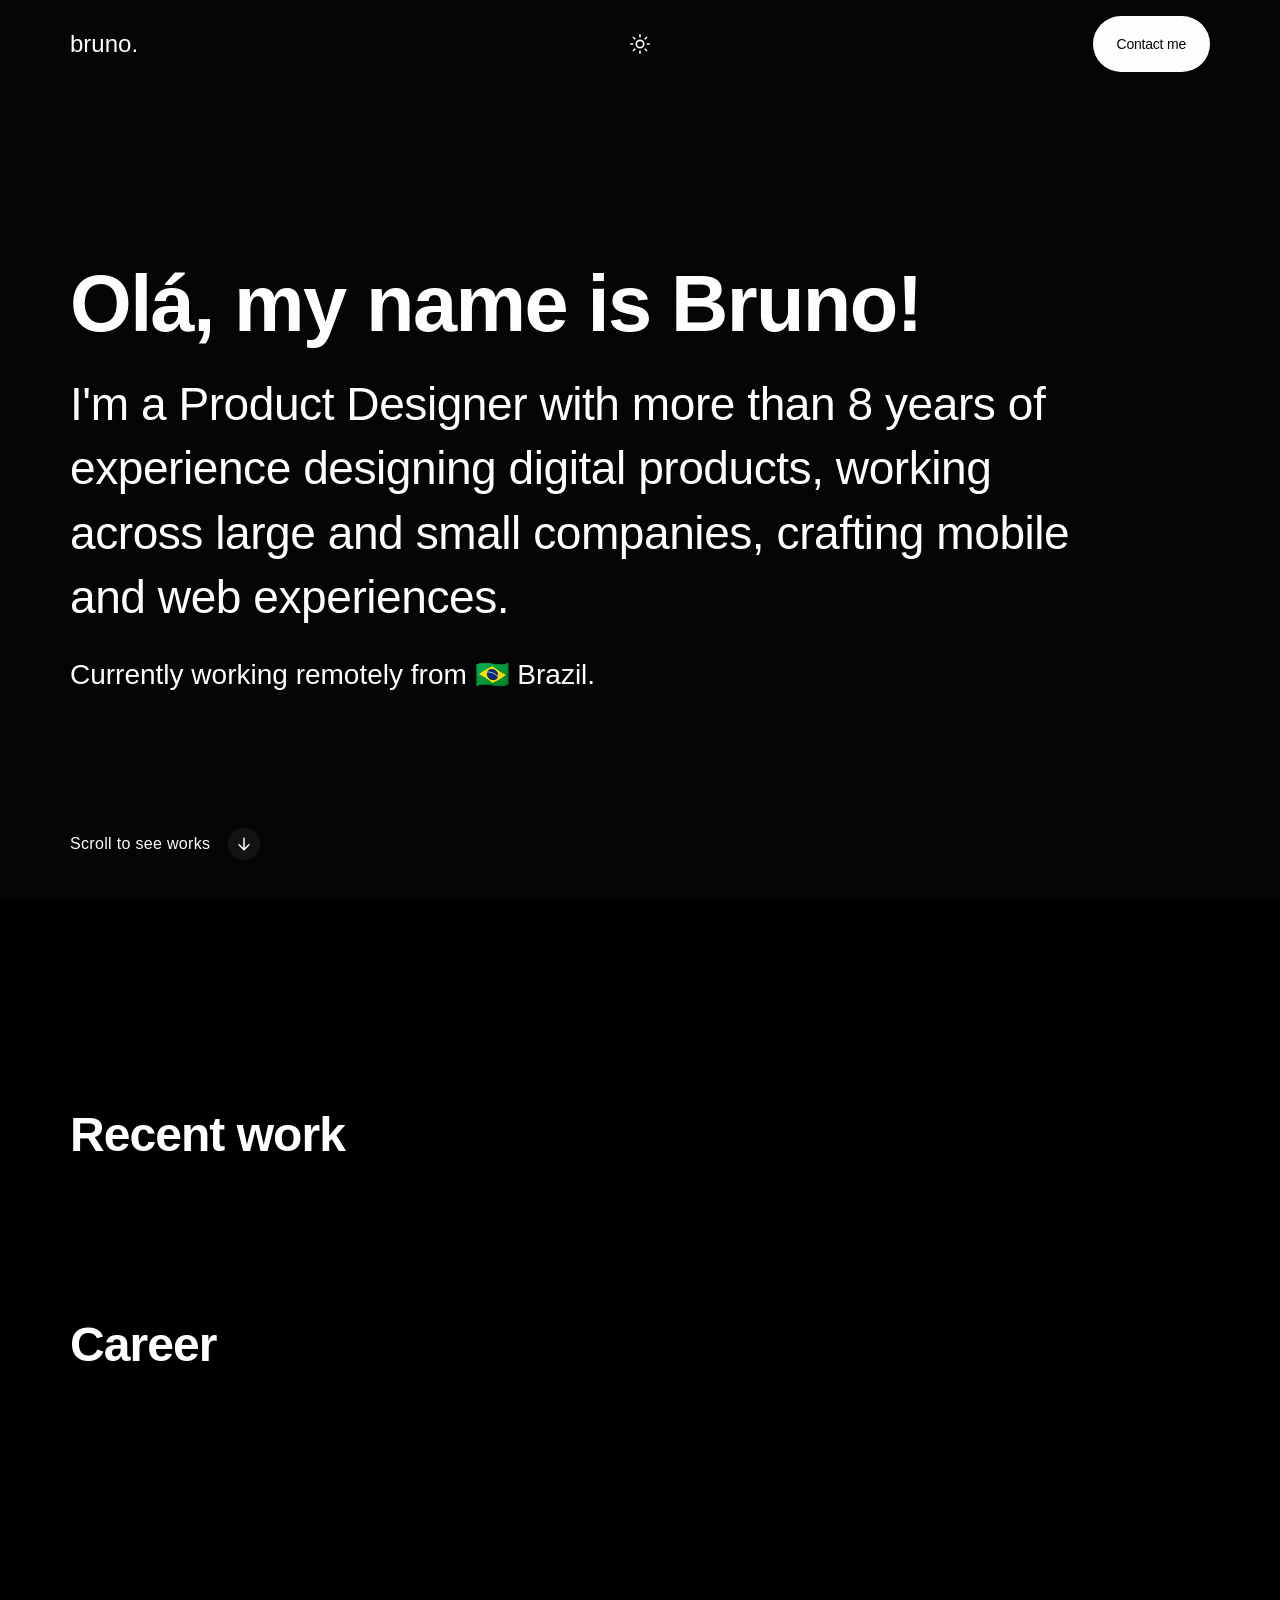
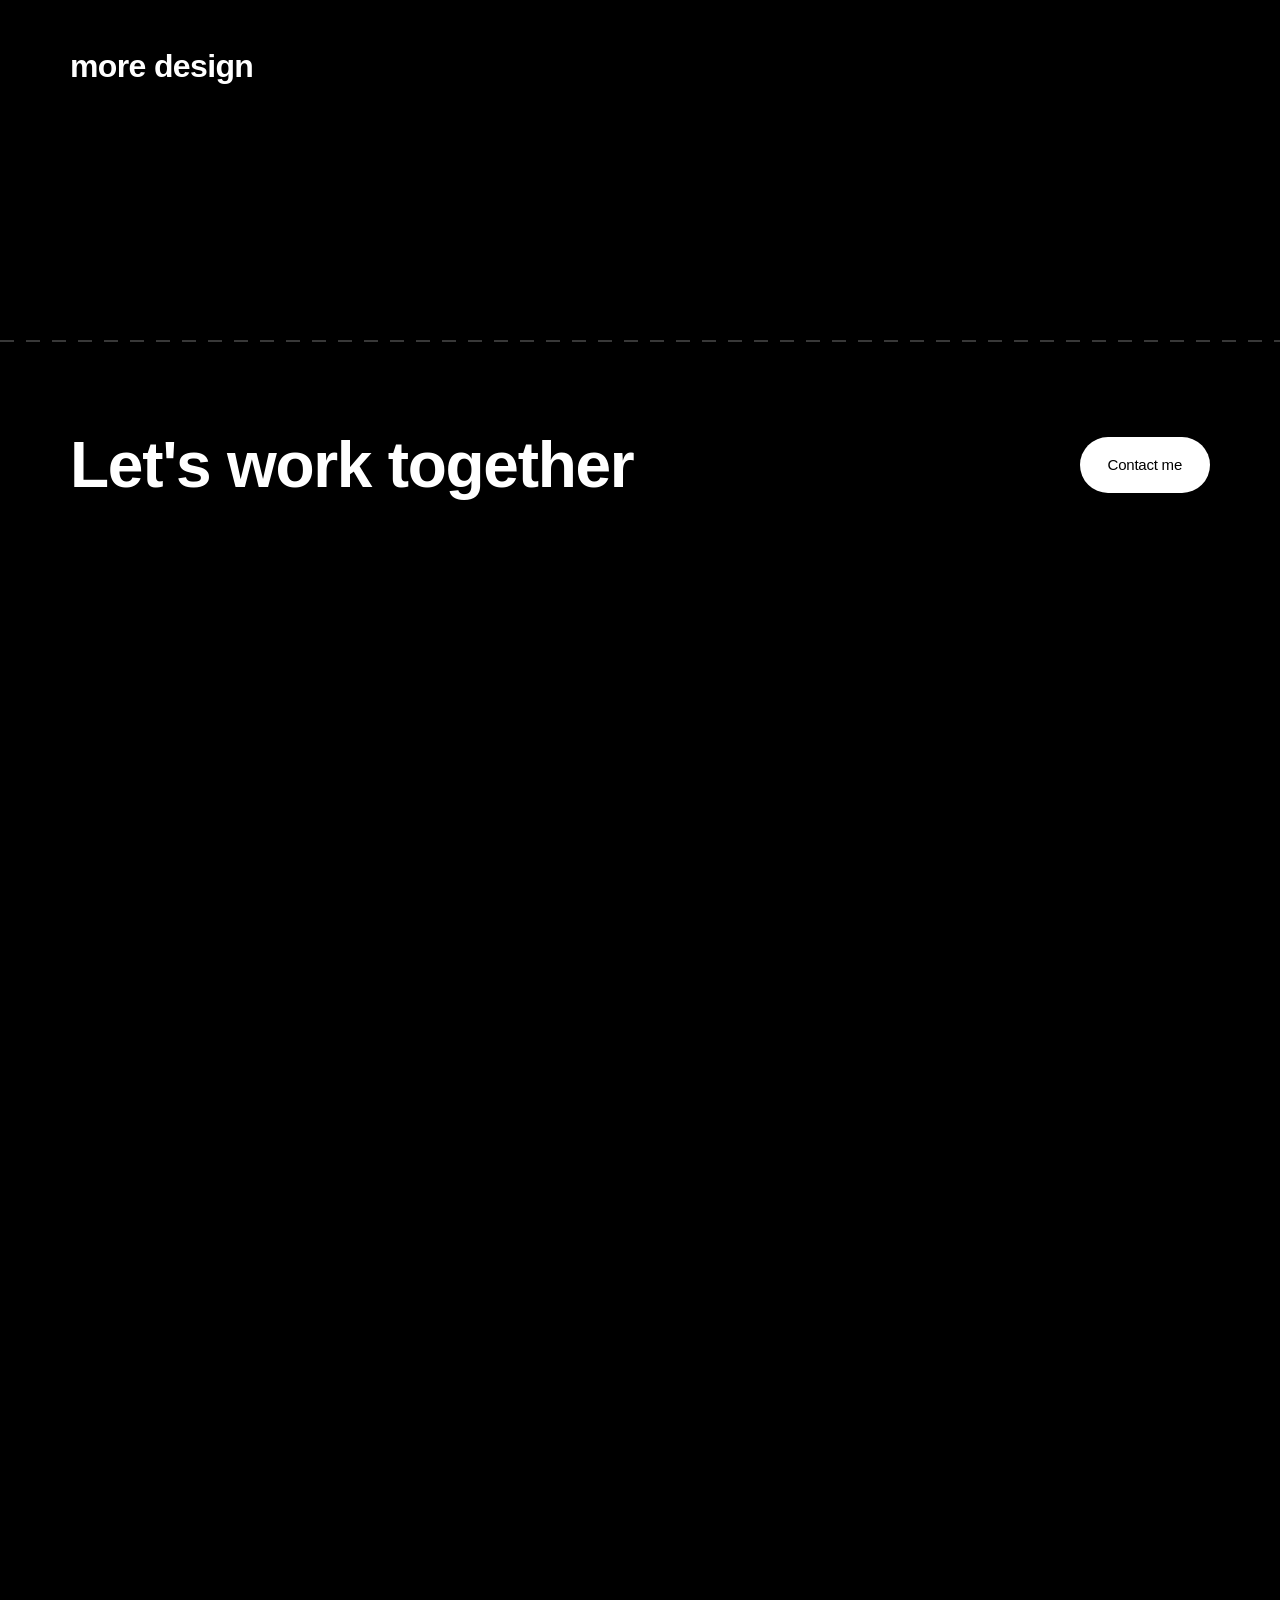
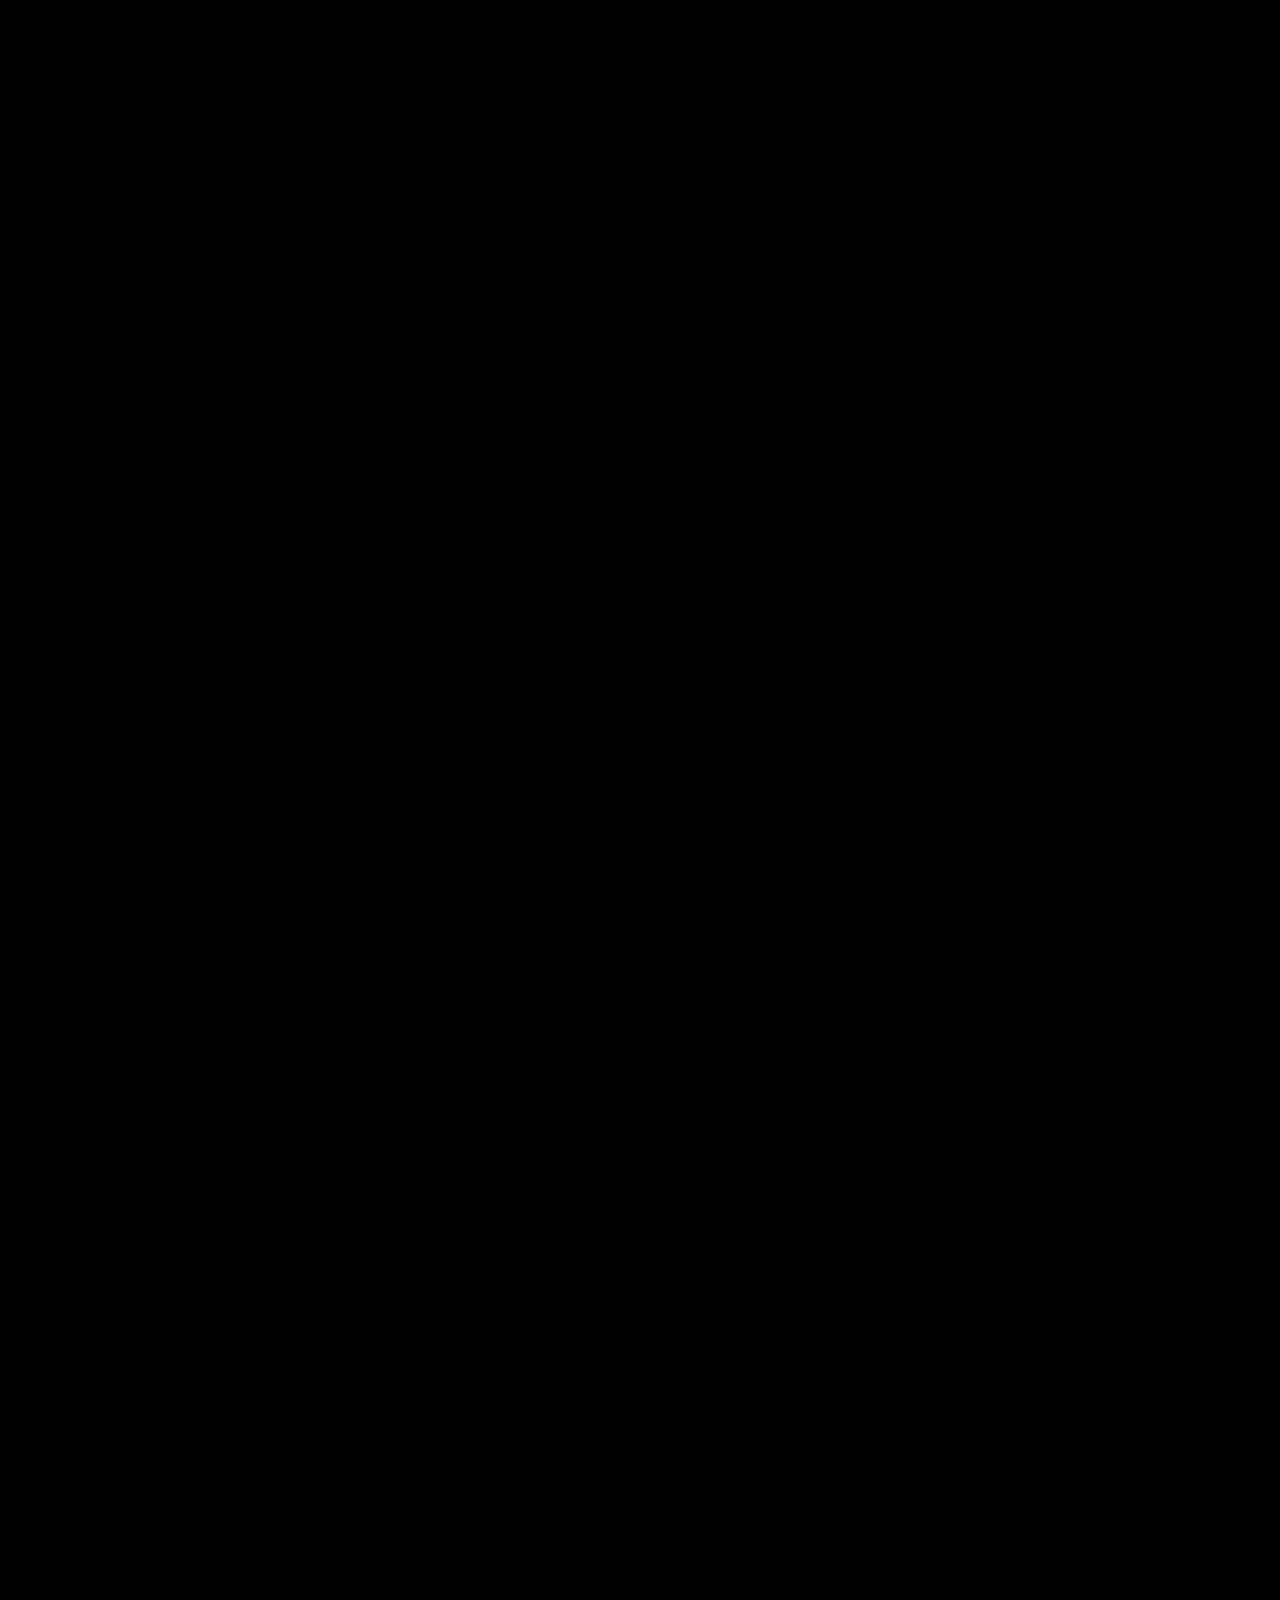
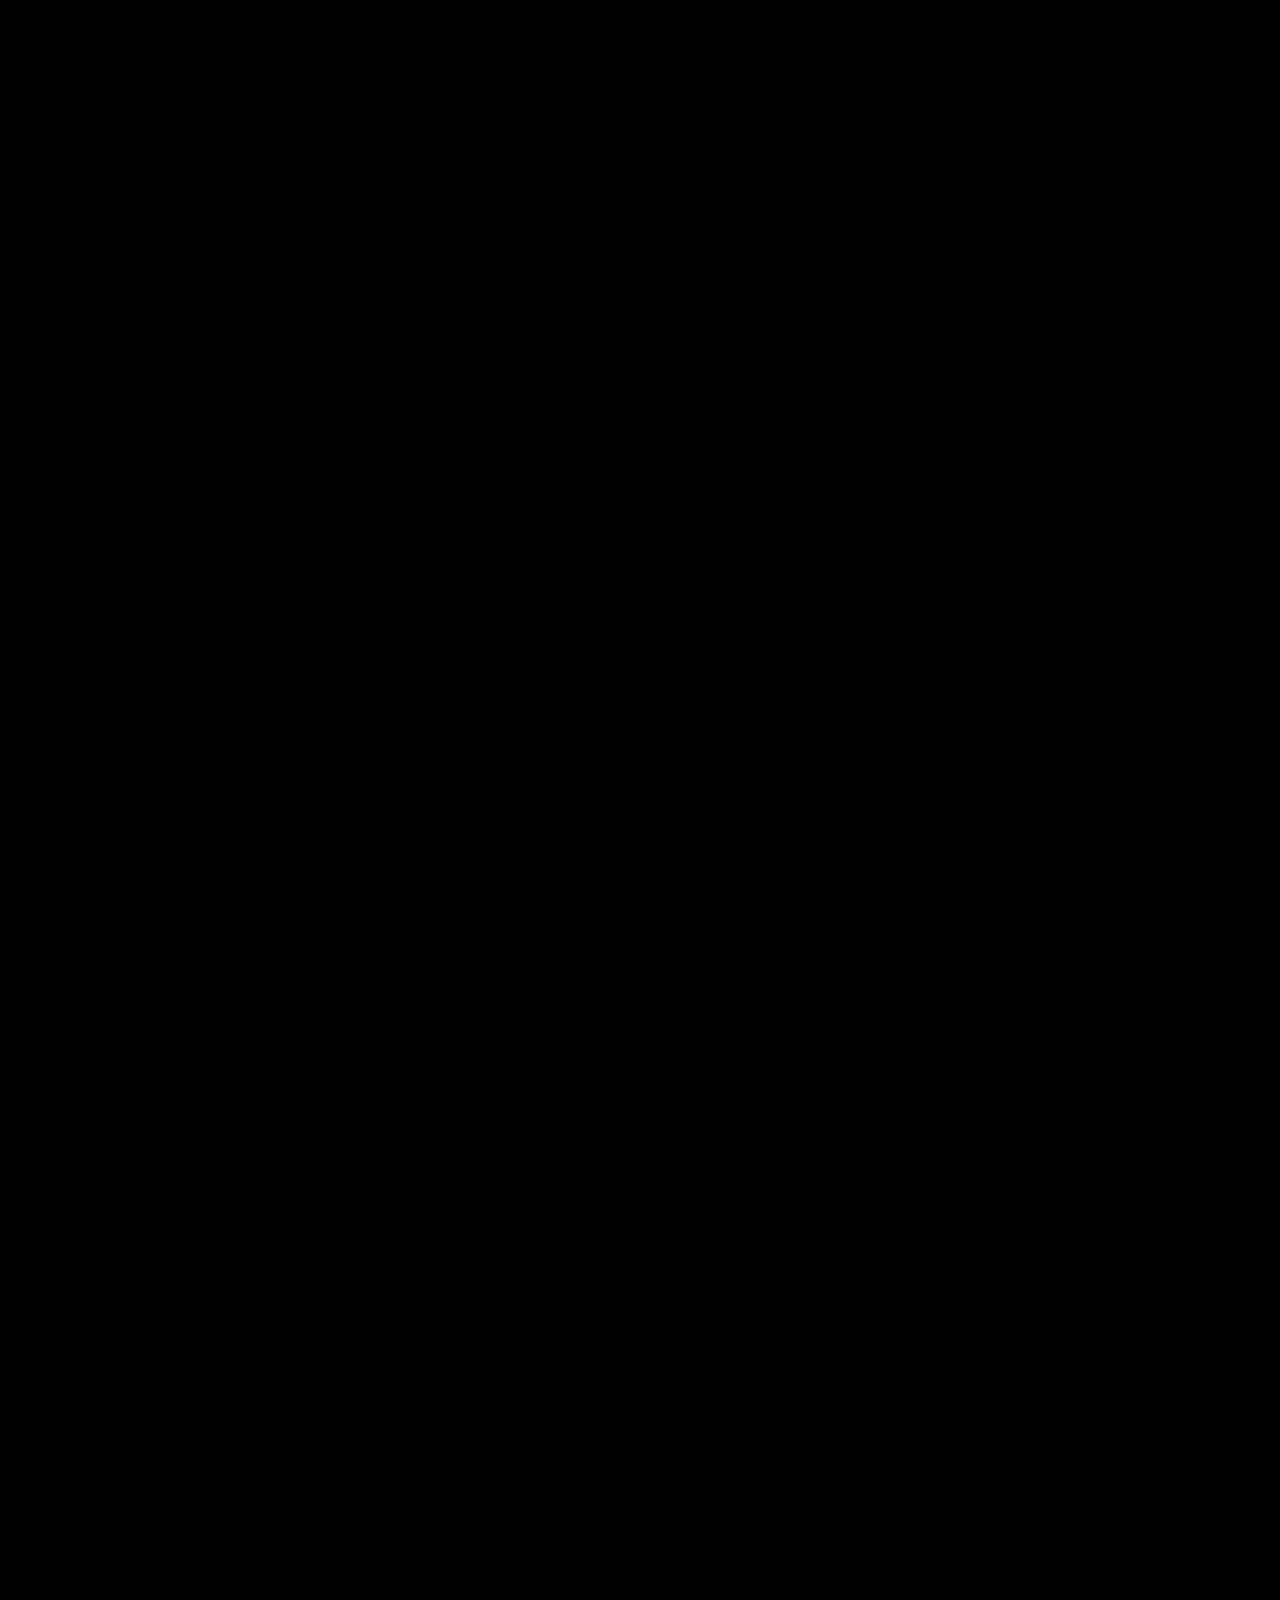
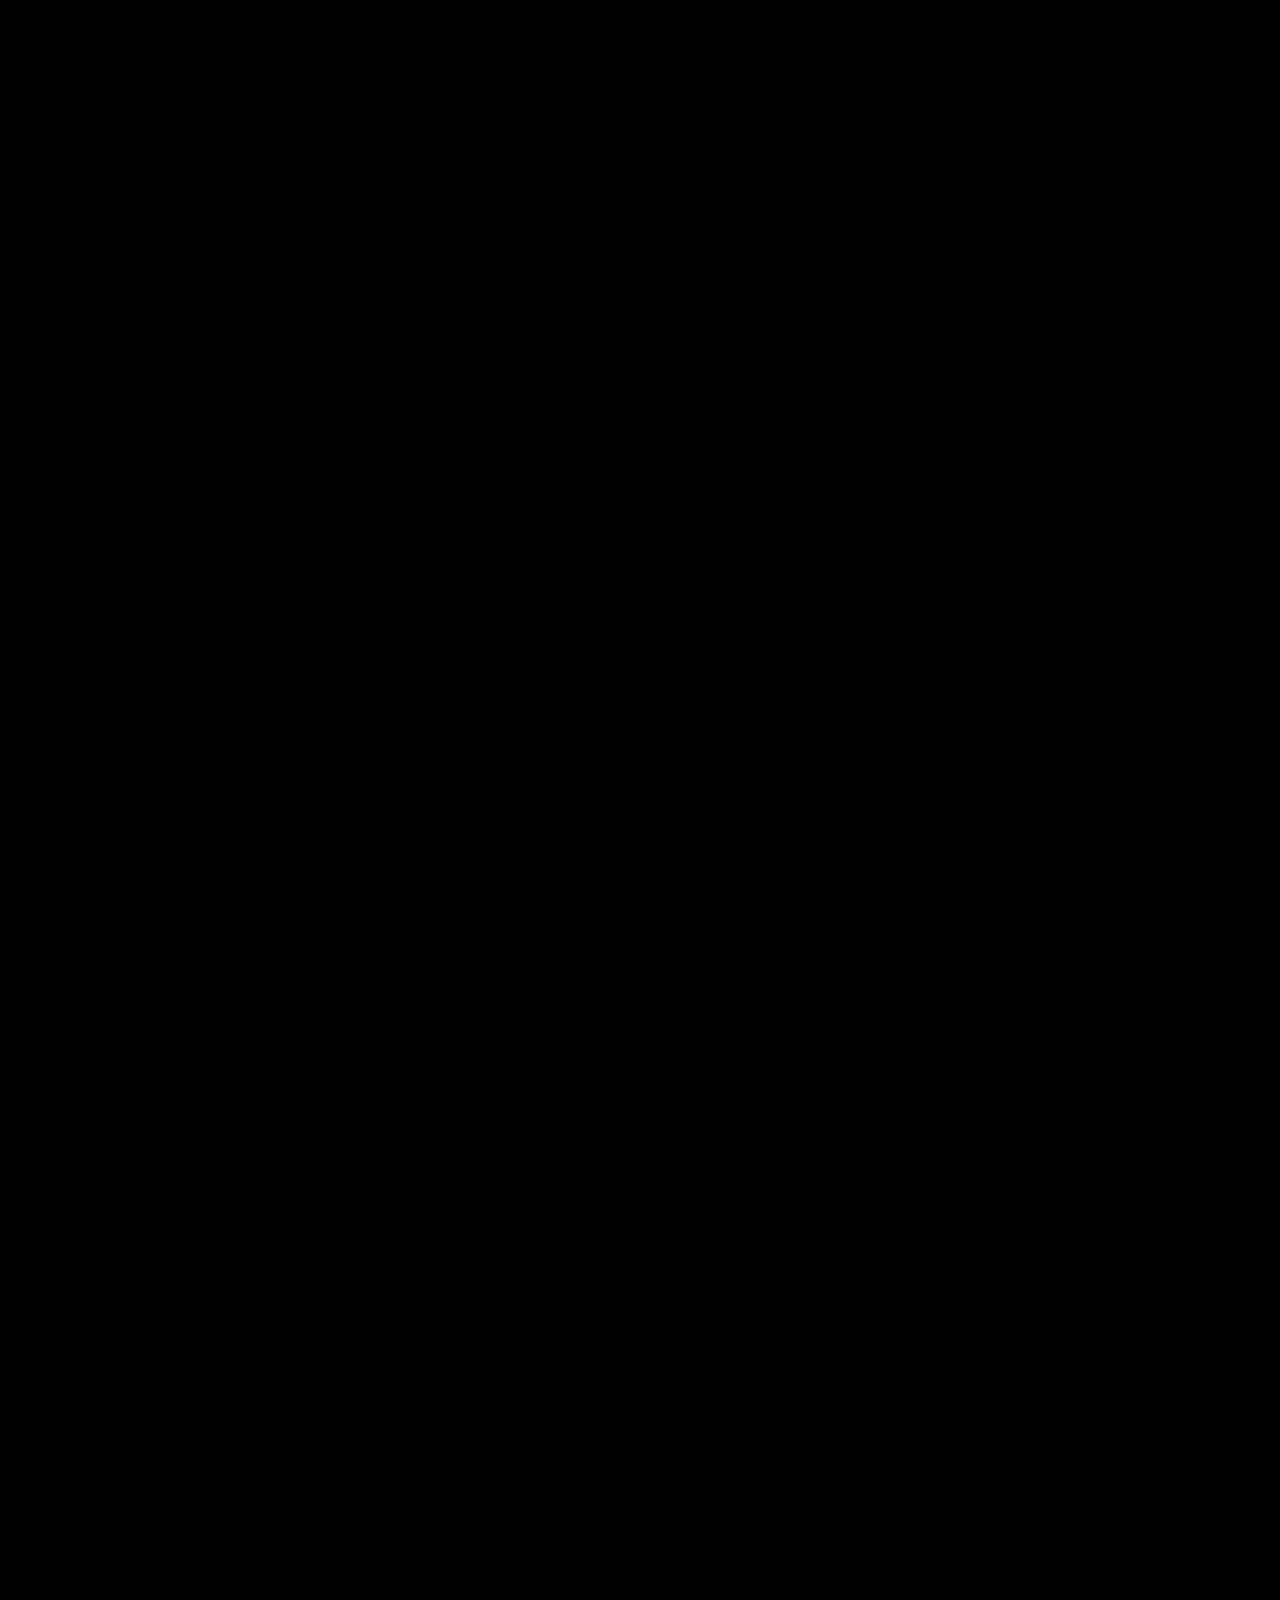
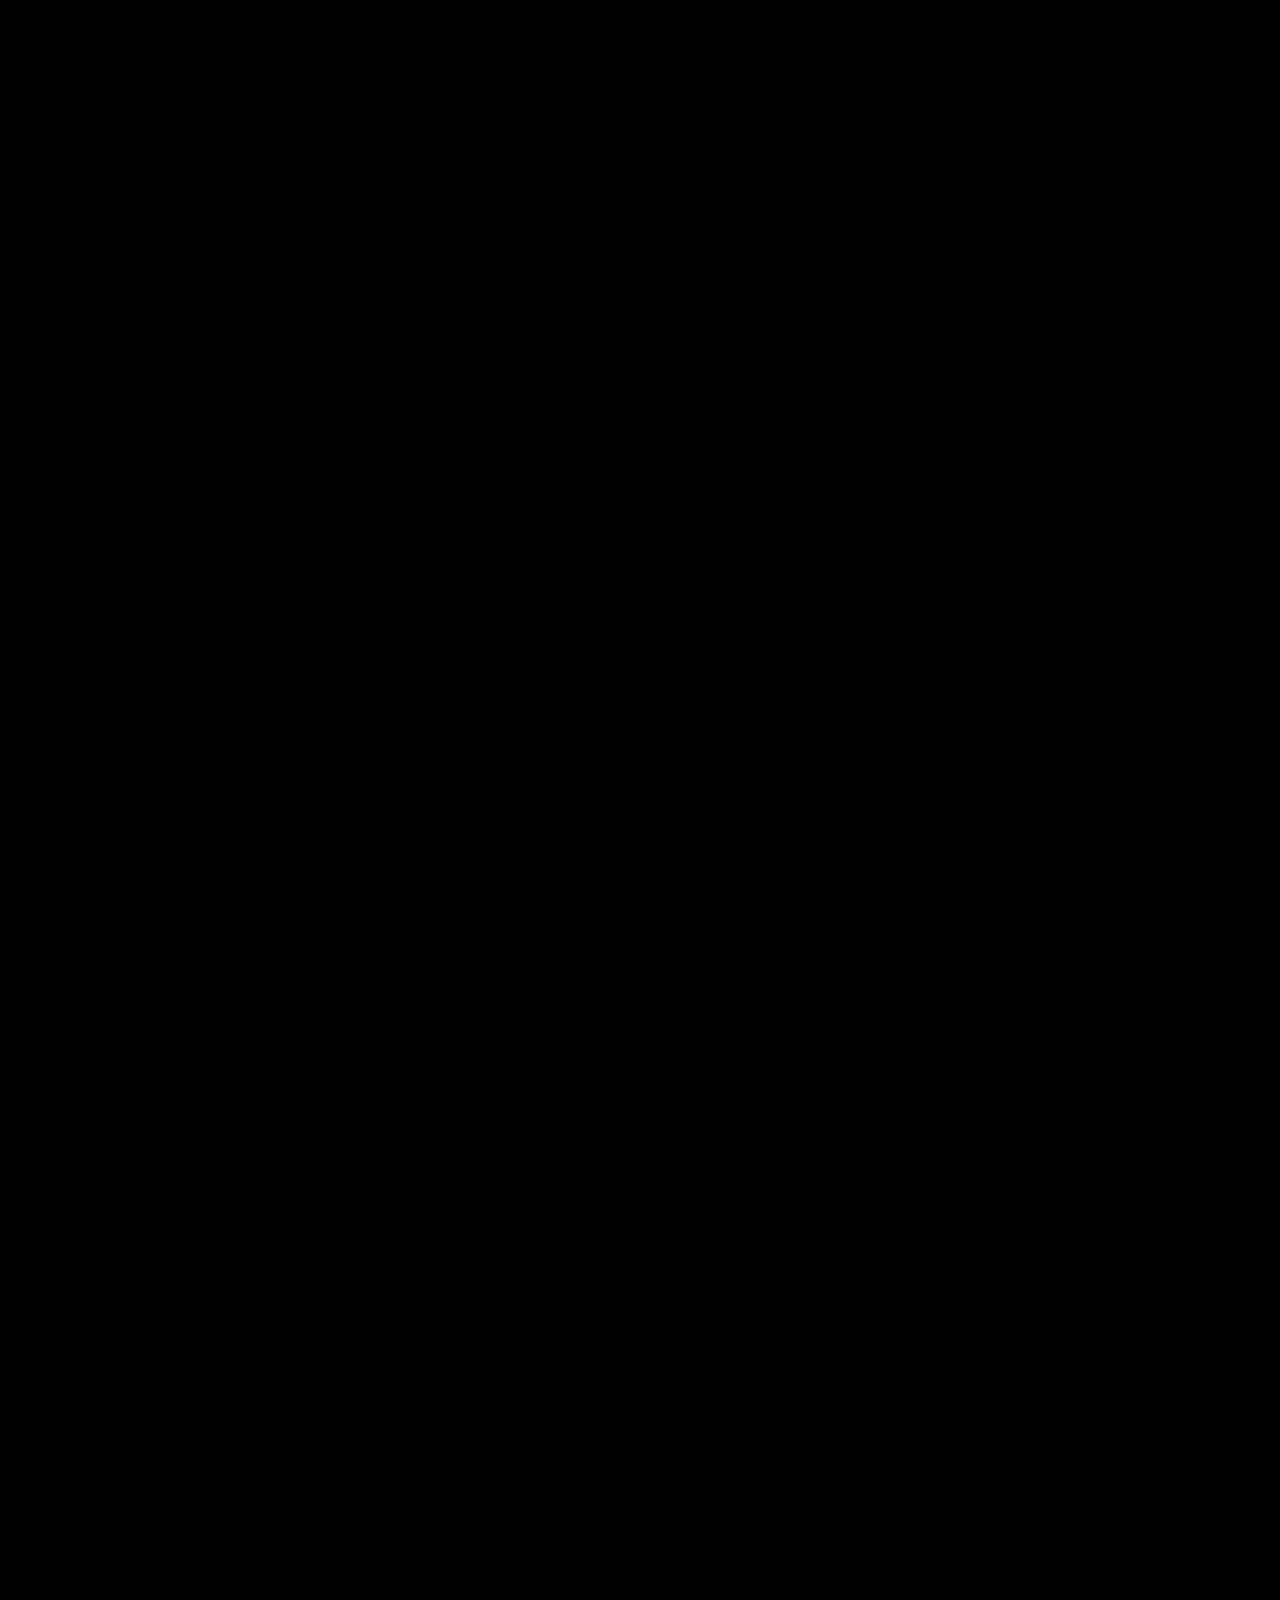
<file: index.html>
<!DOCTYPE html>
<html lang="en">
<head>
  <meta charset="UTF-8" />
  <meta name="viewport" content="width=device-width, initial-scale=1.0" />
  <title>Bruno Paradas — Product Designer</title>
  <meta name="description" content="Bruno Paradas — product designer with 8+ years crafting mobile and web experiences. Based in Brazil." />
  <link rel="preconnect" href="https://fonts.googleapis.com" />
  <link rel="preconnect" href="https://fonts.gstatic.com" crossorigin />
  <link
    href="https://fonts.googleapis.com/css2?family=IBM+Plex+Sans+Condensed:wght@400;500;600;700&family=Playfair+Display:wght@400;500;600;700;800;900&family=Plus+Jakarta+Sans:wght@300;400;500;600;700;800&display=swap"
    rel="stylesheet"
  />
  <link rel="stylesheet" href="css/style.css" />
  <link rel="icon" type="image/svg+xml" href="favicon.svg" />
</head>
<body>
  <header class="hero">
    <nav class="navbar wrap" aria-label="Primary">
      <a class="logo" href="index.html">bruno.</a>
      <button class="theme-toggle" id="theme-toggle" type="button" aria-label="Toggle light and dark theme">
        <svg class="icon-sun" viewBox="0 0 24 24" width="22" height="22" fill="none" stroke="currentColor" stroke-width="1.8" stroke-linecap="round" stroke-linejoin="round" aria-hidden="true">
          <circle cx="12" cy="12" r="4"></circle>
          <path d="M12 2v2M12 20v2M4.9 4.9l1.4 1.4M17.7 17.7l1.4 1.4M2 12h2M20 12h2M4.9 19.1l1.4-1.4M17.7 6.3l1.4-1.4"></path>
        </svg>
        <svg class="icon-moon" viewBox="0 0 24 24" width="22" height="22" fill="none" stroke="currentColor" stroke-width="1.8" stroke-linecap="round" stroke-linejoin="round" aria-hidden="true">
          <path d="M21 12.8A9 9 0 1 1 11.2 3a7 7 0 0 0 9.8 9.8z"></path>
        </svg>
      </button>
      <a class="btn" href="mailto:bruno.paradas1@gmail.com">Contact me</a>
    </nav>

    <div class="hero-inner wrap">
      <h1 class="hero-title">Olá, my name is Bruno!</h1>
      <p class="hero-lead">
        I'm a Product Designer with more than 8 years of experience designing
        digital products, working across large and small companies, crafting
        mobile and web experiences.
      </p>
      <p class="hero-note">Currently working remotely from 🇧🇷 Brazil.</p>
    </div>

    <a class="scroll-cue wrap" href="#work">
      <span>Scroll to see works</span>
      <span class="scroll-cue-icon">
        <svg viewBox="0 0 24 24" width="20" height="20" fill="none" stroke="currentColor" stroke-width="1.8" stroke-linecap="round" stroke-linejoin="round" aria-hidden="true">
          <path d="M12 5v14M6 13l6 6 6-6"></path>
        </svg>
      </span>
    </a>
  </header>

  <main>
    <section id="work" class="work wrap">
      <h2 class="h2">Recent work</h2>
      <div class="feature-list" id="work-cards"></div>
    </section>

    <section id="career" class="career wrap">
      <h2 class="h2">Career</h2>
      <div id="career-list"></div>
    </section>

    <section id="other-works" class="other-works wrap">
      <h2 class="h2">more design</h2>
      <div class="gallery" id="other-gallery"></div>
    </section>
  </main>

  <footer class="footer">
    <div class="wrap">
      <div class="cta-row">
        <h2>Let's work together</h2>
        <a class="btn btn--lg" href="https://calendly.com/bruno-paradas/30min" target="_blank" rel="noopener">Contact me</a>
      </div>
      <div class="links">
        <div id="social-links"></div>
      </div>
    </div>
  </footer>

  <script src="js/data.js"></script>
  <script src="js/main.js"></script>
</body>
</html>
</file>
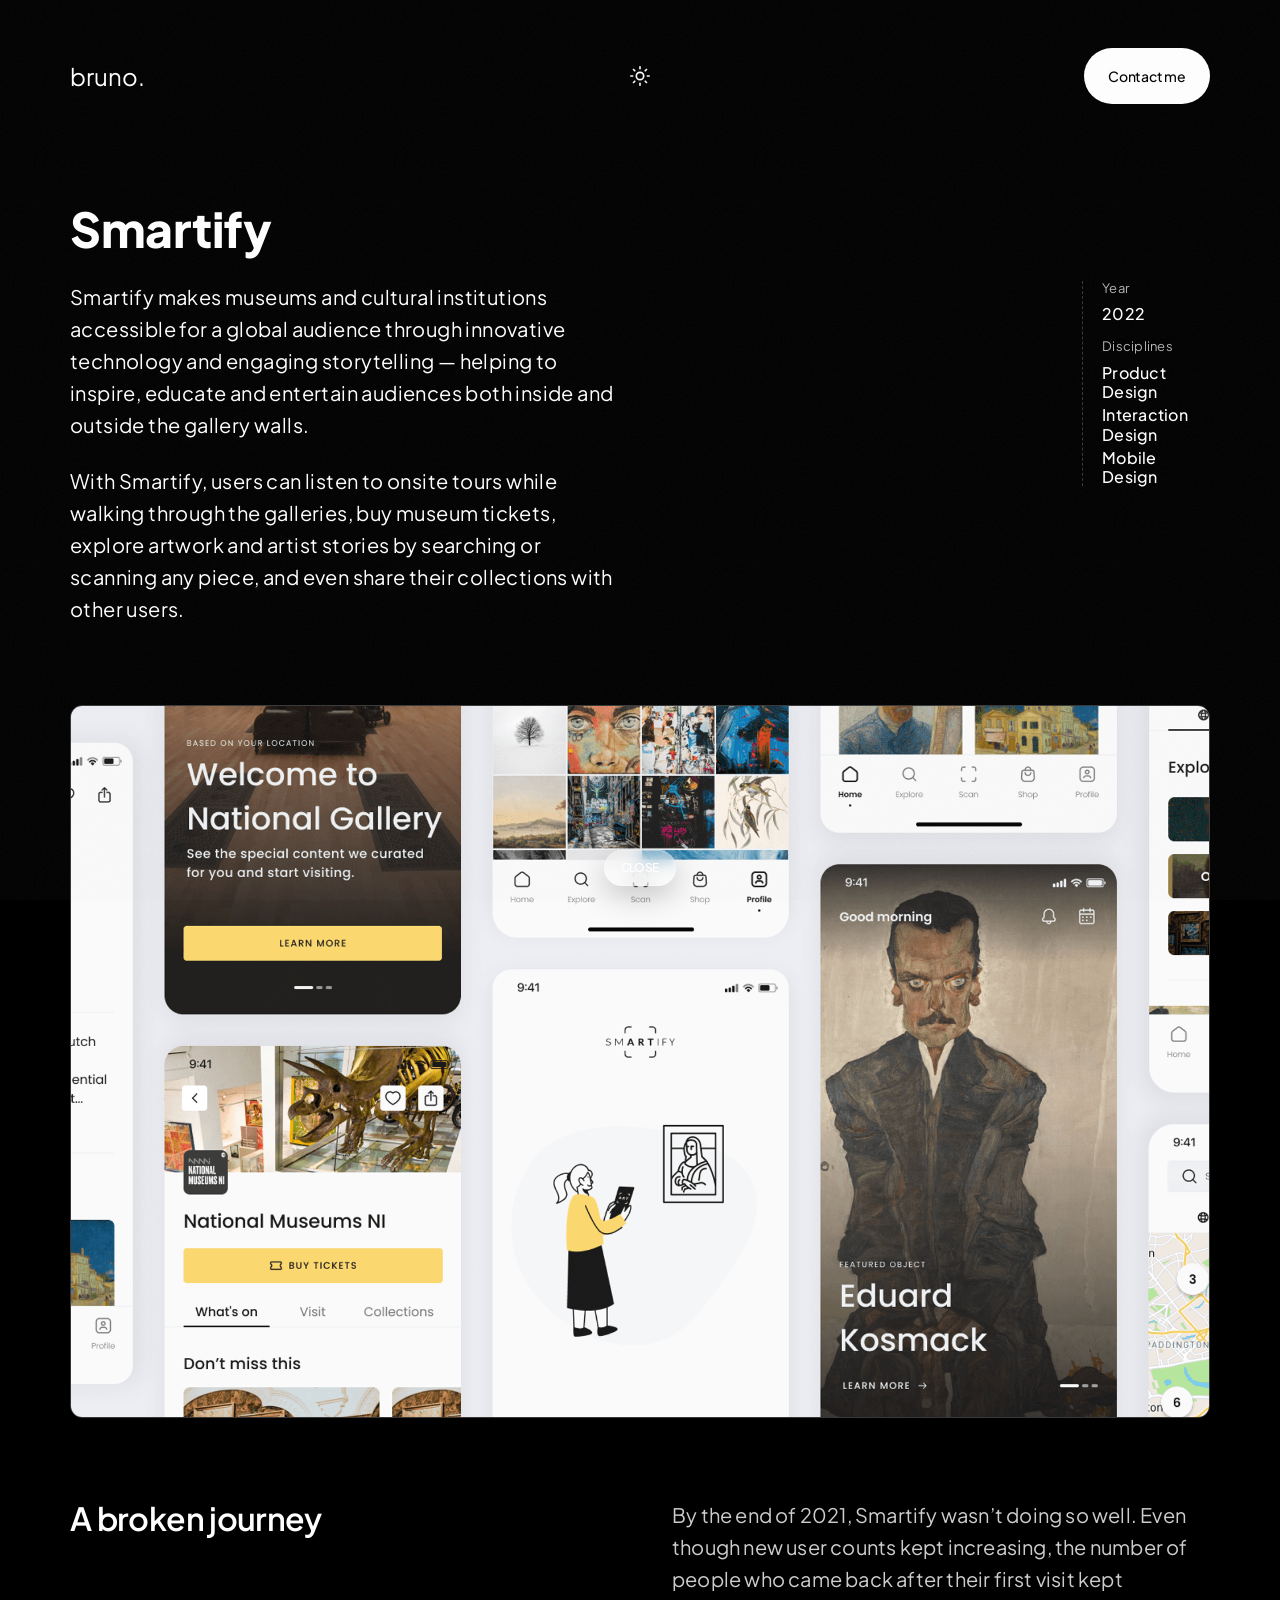
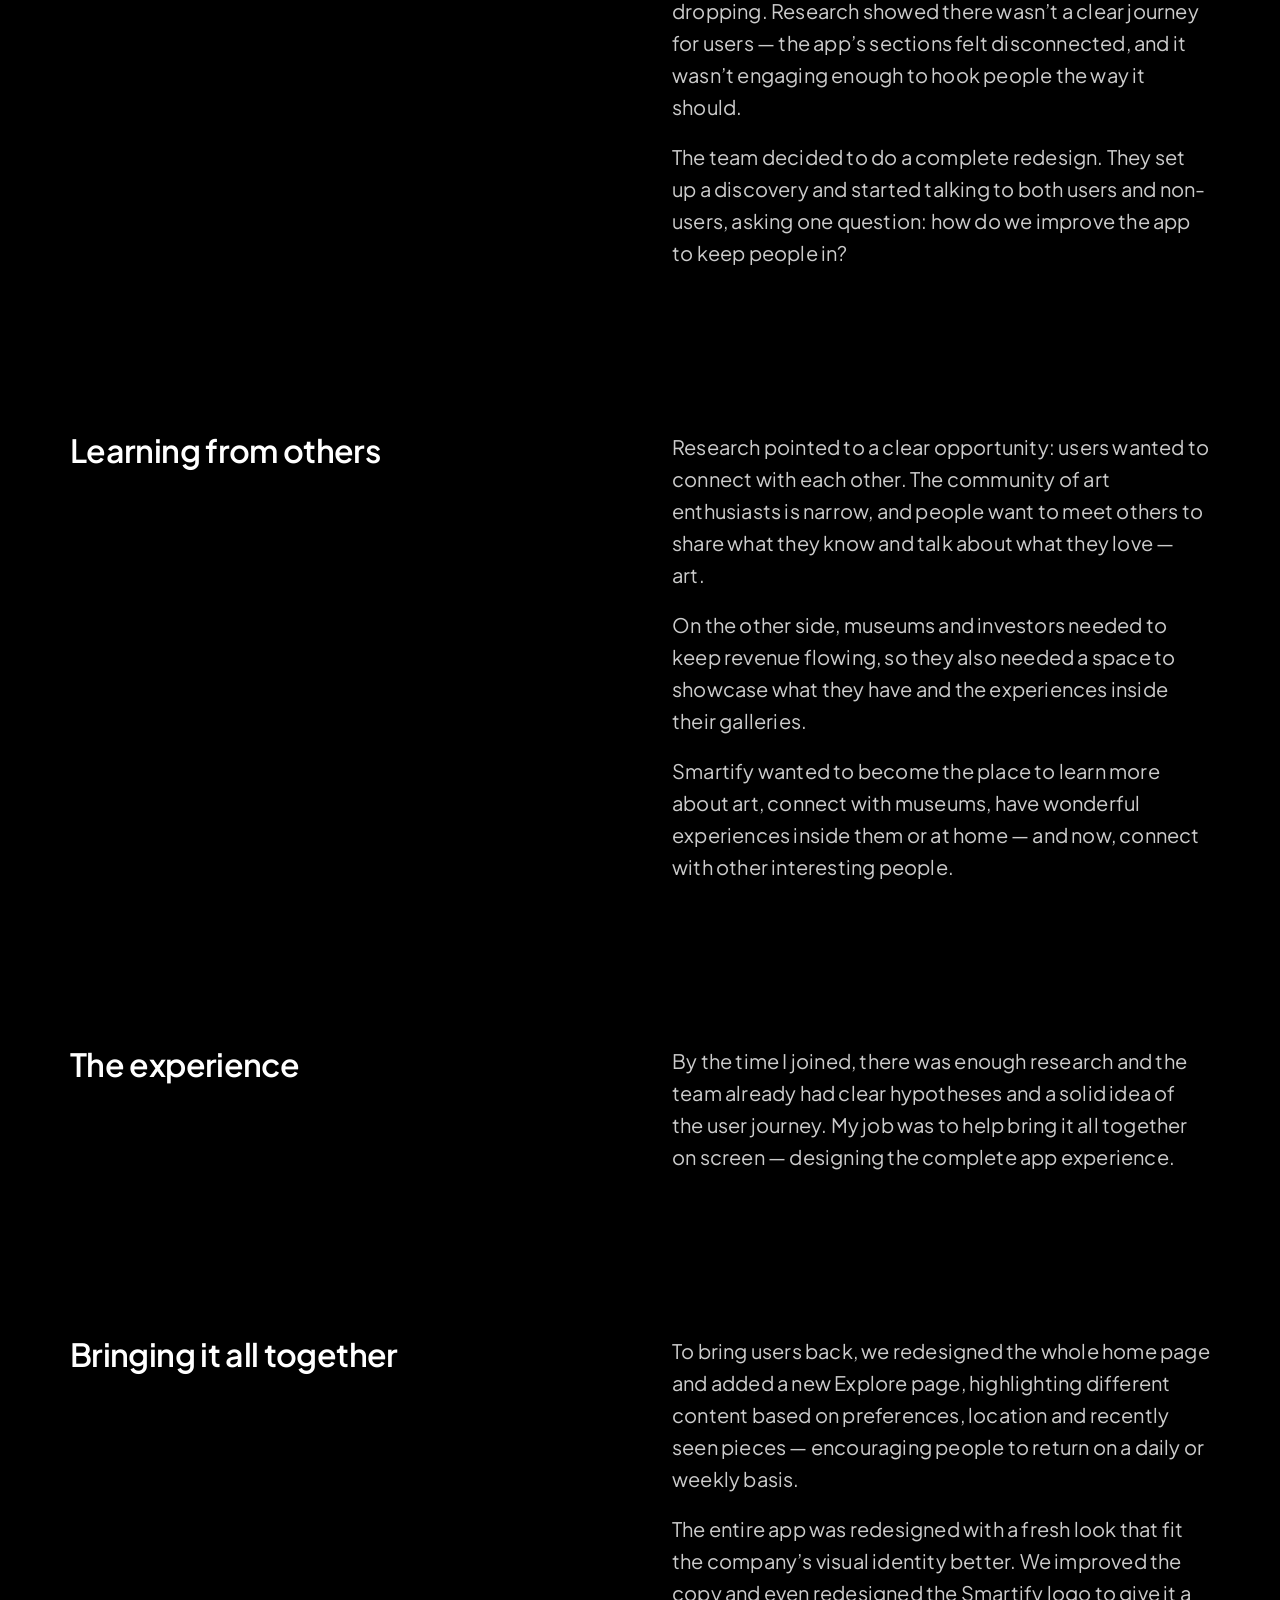
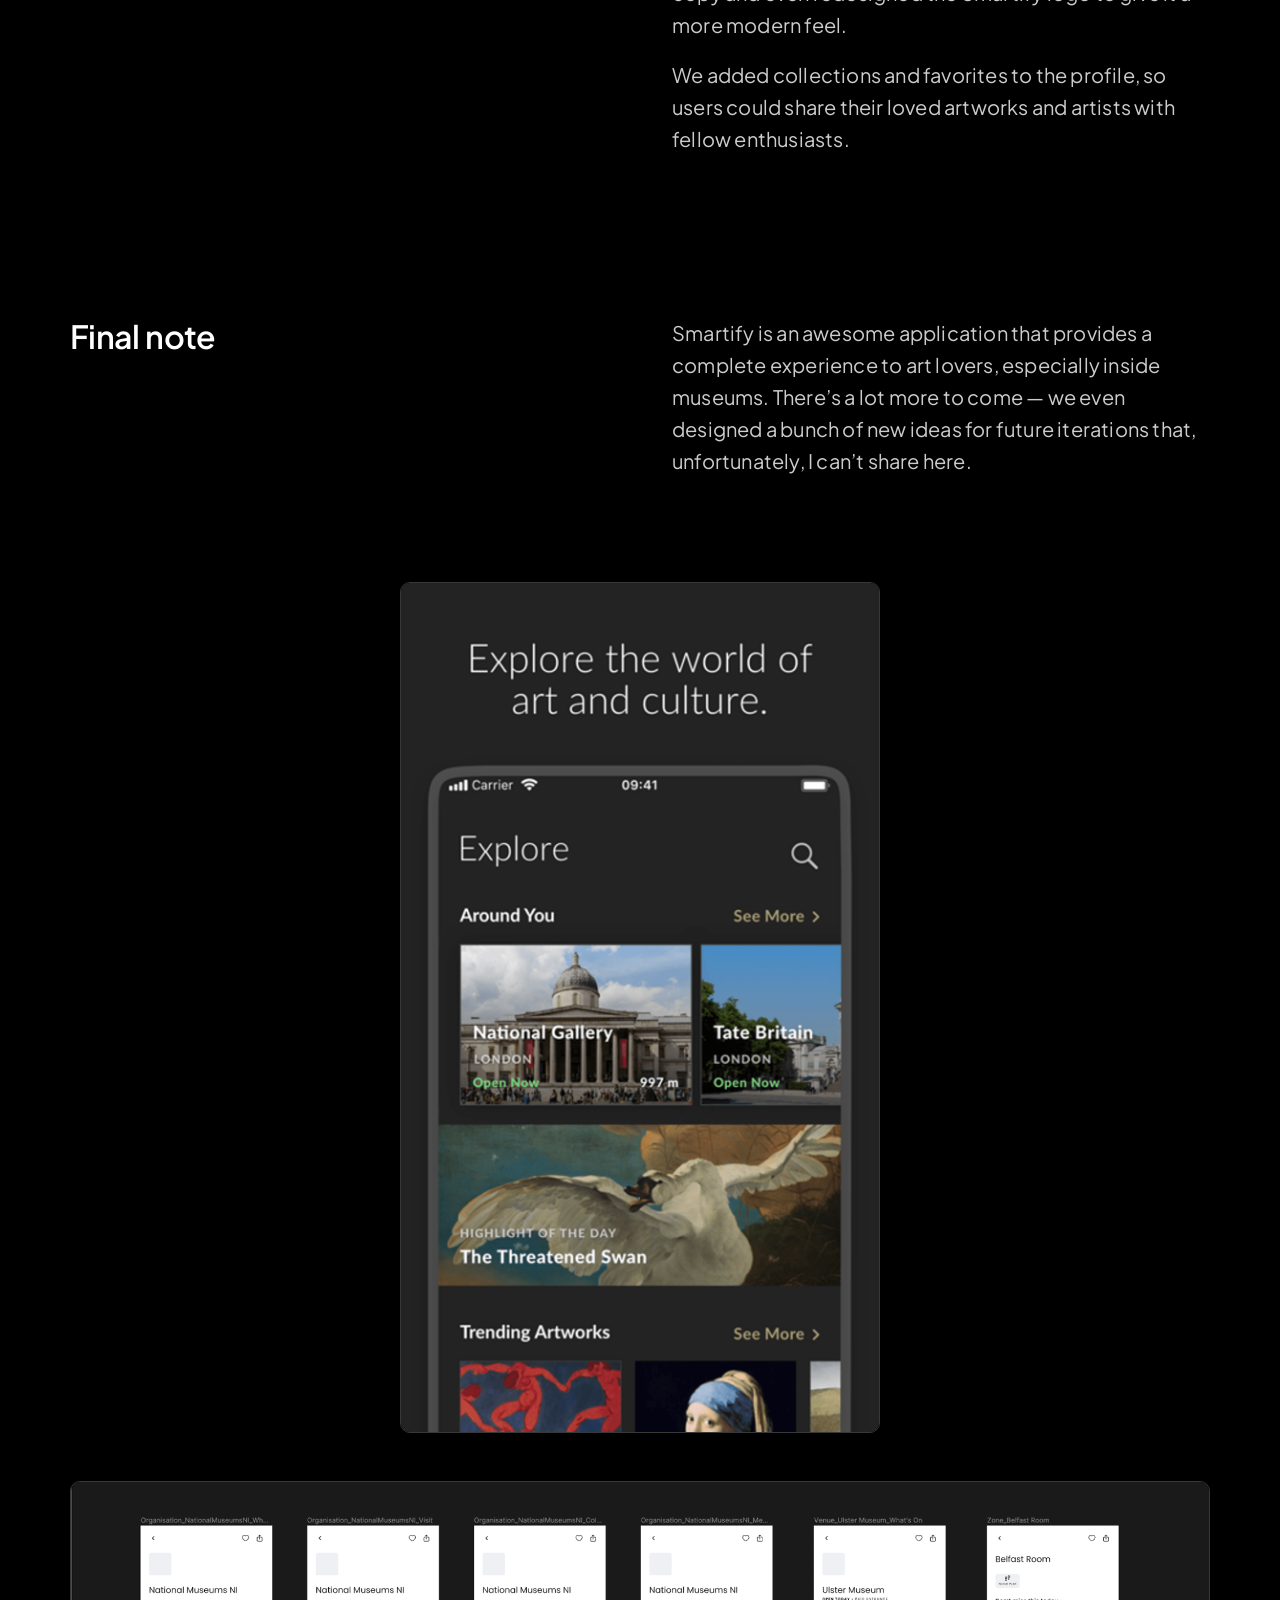
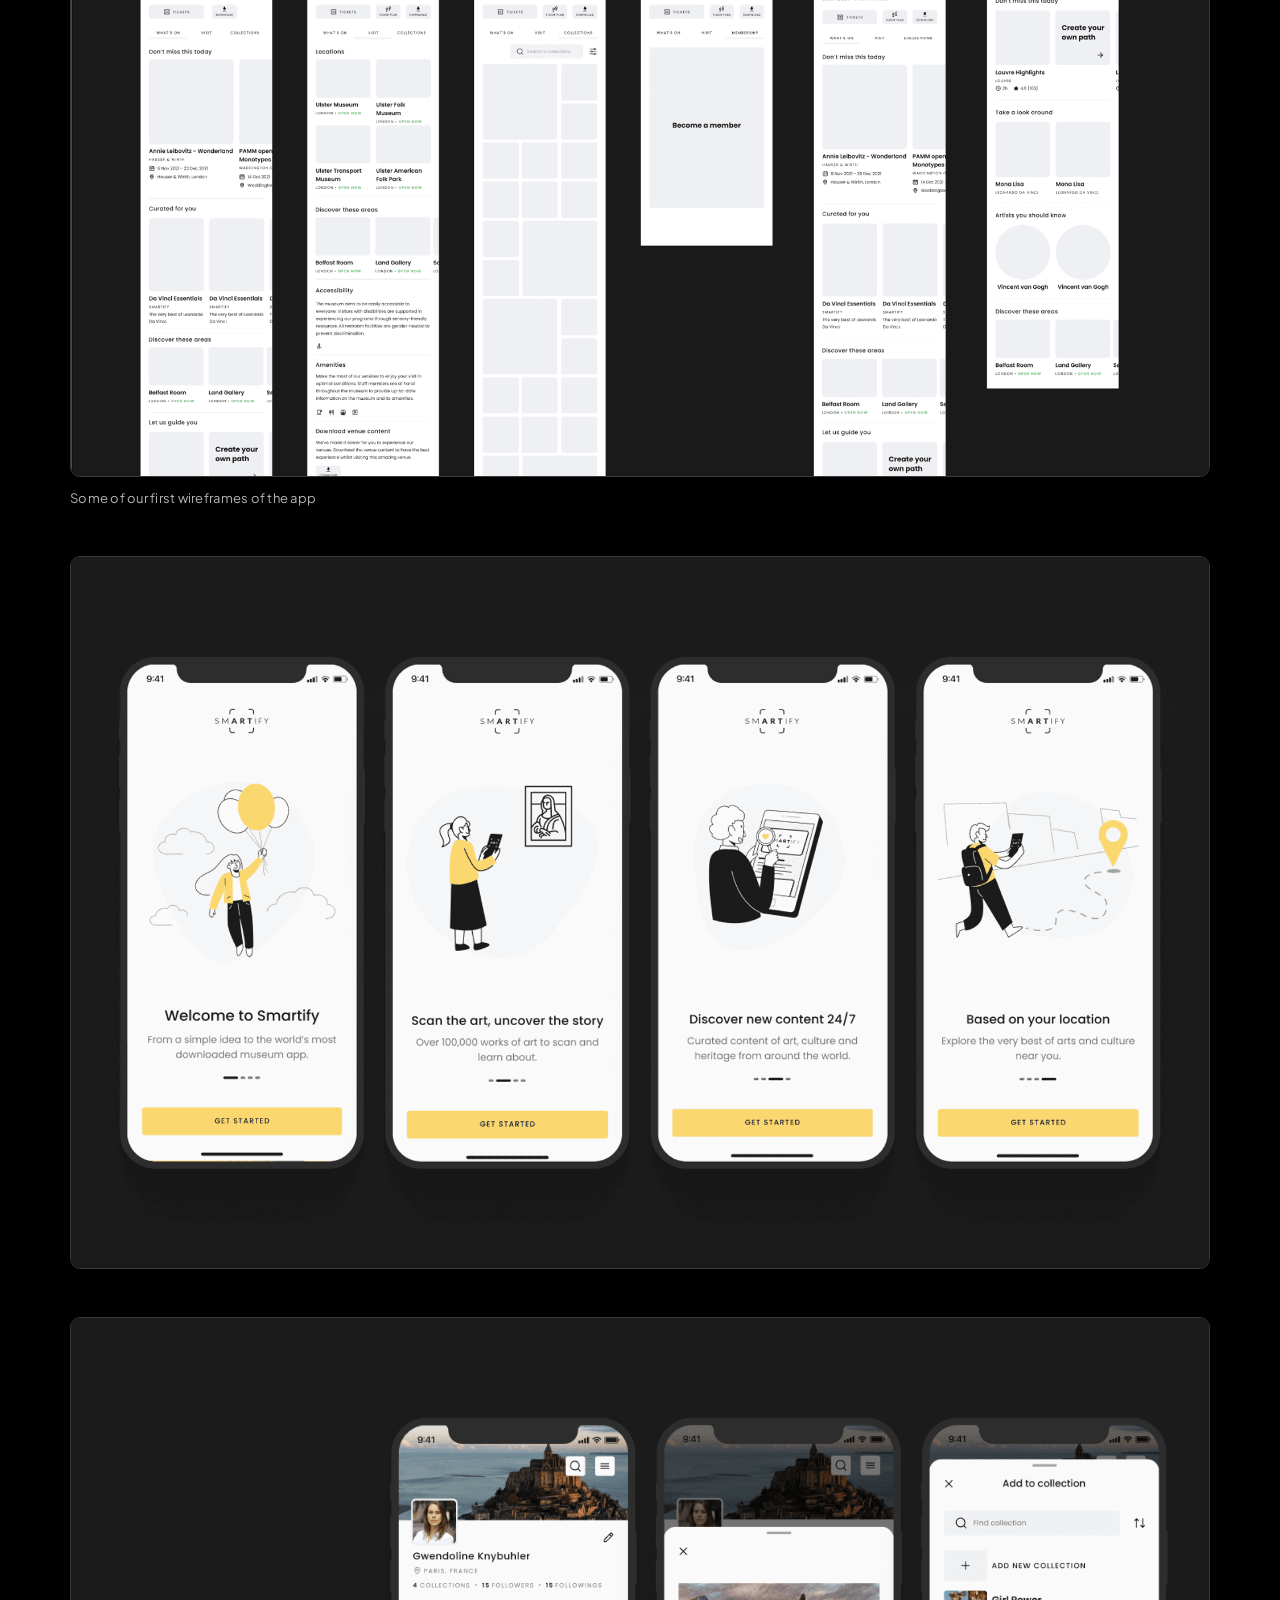
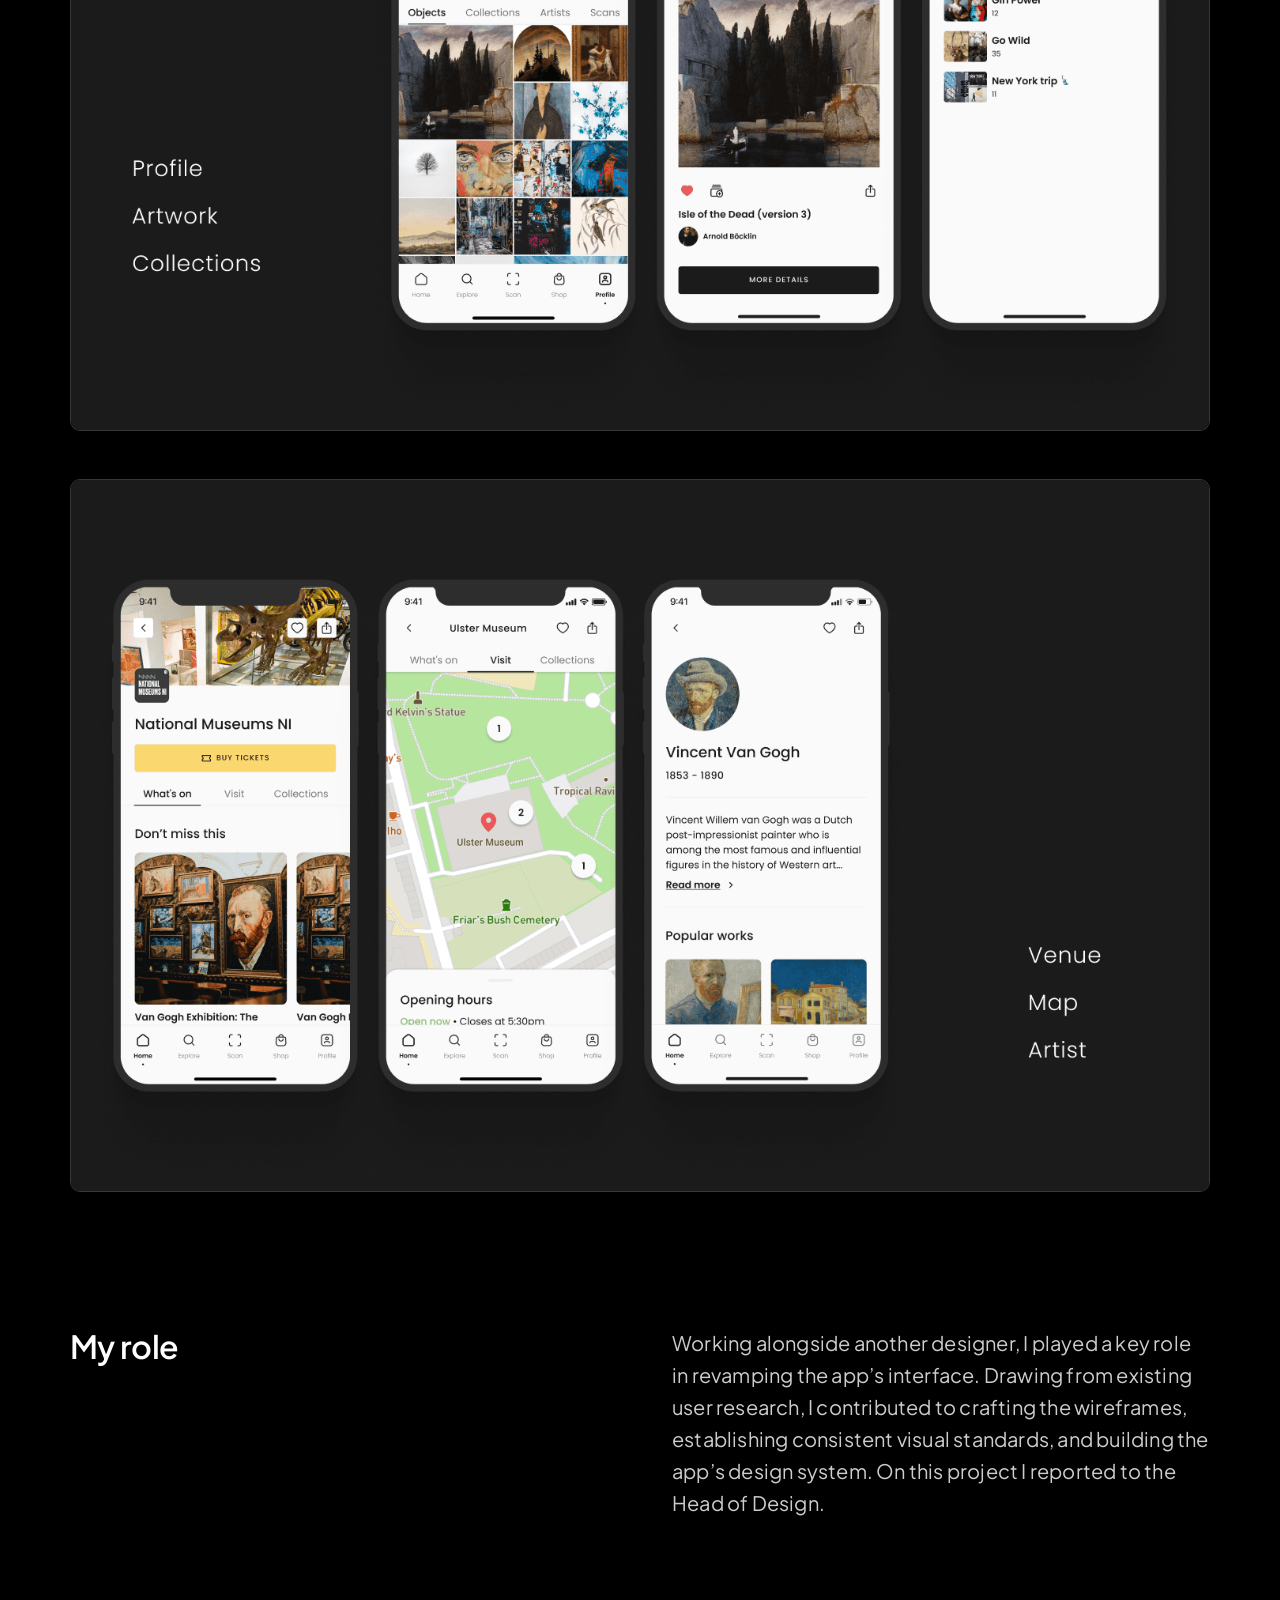
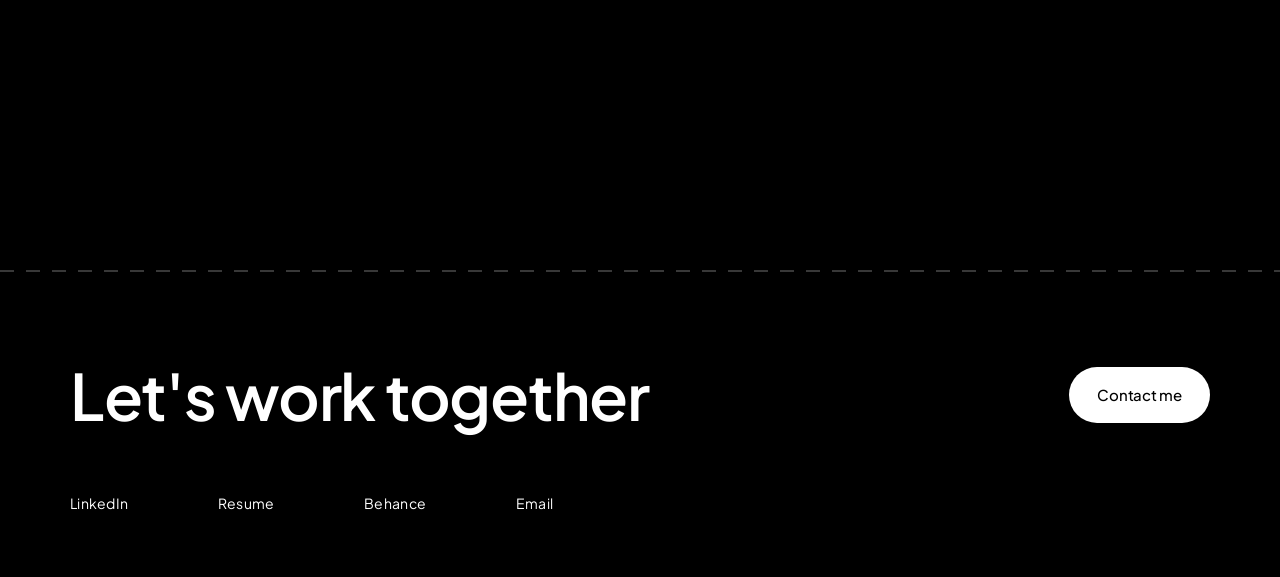
<file: project.html>
<!DOCTYPE html>
<html lang="en">
<head>
  <meta charset="UTF-8" />
  <meta name="viewport" content="width=device-width, initial-scale=1.0" />
  <title>Project — Bruno Paradas</title>
  <link rel="preconnect" href="https://fonts.googleapis.com" />
  <link rel="preconnect" href="https://fonts.gstatic.com" crossorigin />
  <link
    href="https://fonts.googleapis.com/css2?family=Playfair+Display:wght@400;500;600;700;800;900&family=Plus+Jakarta+Sans:wght@300;400;500;600;700;800&display=swap"
    rel="stylesheet"
  />
  <link rel="stylesheet" href="css/style.css" />
  <link rel="icon" type="image/svg+xml" href="favicon.svg" />
  <script>
    // Apply saved theme before paint to avoid a flash of the wrong theme.
    try {
      if (localStorage.getItem("theme") === "light") {
        document.documentElement.setAttribute("data-theme", "light");
      }
    } catch (e) {}
  </script>
</head>
<body class="project-page">
  <header class="navbar-zone wrap wrap--narrow">
    <div class="navbar">
      <a class="logo" href="index.html">bruno.</a>
      <button class="theme-toggle" id="theme-toggle" type="button" aria-label="Toggle light and dark theme">
        <svg class="icon-sun" viewBox="0 0 24 24" width="22" height="22" fill="none" stroke="currentColor" stroke-width="1.8" stroke-linecap="round" stroke-linejoin="round" aria-hidden="true">
          <circle cx="12" cy="12" r="4"></circle>
          <path d="M12 2v2M12 20v2M4.9 4.9l1.4 1.4M17.7 17.7l1.4 1.4M2 12h2M20 12h2M4.9 19.1l1.4-1.4M17.7 6.3l1.4-1.4"></path>
        </svg>
        <svg class="icon-moon" viewBox="0 0 24 24" width="22" height="22" fill="none" stroke="currentColor" stroke-width="1.8" stroke-linecap="round" stroke-linejoin="round" aria-hidden="true">
          <path d="M21 12.8A9 9 0 1 1 11.2 3a7 7 0 0 0 9.8 9.8z"></path>
        </svg>
      </button>
      <a class="btn" href="mailto:bruno.paradas1@gmail.com">Contact me</a>
    </div>
  </header>

  <main id="project-main"></main>

  <footer class="footer">
    <div class="wrap">
      <div class="cta-row">
        <h2>Let's work together</h2>
        <a class="btn btn--lg" href="mailto:bruno.paradas1@gmail.com">Contact me</a>
      </div>
      <div class="links">
        <div id="social-links"></div>
      </div>
    </div>
  </footer>

  <script src="js/data.js"></script>
  <script src="js/project.js"></script>
</body>
</html>
</file>
<file: css/style.css>
/* ---------------------------------- */
/* Tokens (from Figma)                */
/* ---------------------------------- */

:root {
  --surface-main: #000000;
  --surface-subtle: #111111;
  --border-subtle: #383838;
  --text-main: #ffffff;
  --text-subtle: #b4b4b4;
  --text-body: #cccccc;
  --content-w: 1140px;
  --pad: clamp(24px, 4vw, 48px);
  --font-sans: "Plus Jakarta Sans", "Helvetica Neue", Arial, sans-serif;
  --font-mono: var(--font-sans);
  --font-body: var(--font-sans);
  --font-logo: var(--font-sans);
}

/* Light theme — toggled via [data-theme="light"] on <html> */
[data-theme="light"] {
  --surface-main: #ffffff;
  --surface-subtle: #f3f3f1;
  --border-subtle: #e4e3df;
  --text-main: #161616;
  --text-subtle: #5f5f5f;
  --text-body: #3f3f3f;
}

* {
  margin: 0;
  padding: 0;
  box-sizing: border-box;
}

html {
  scroll-behavior: smooth;
}

body {
  background: var(--surface-main);
  color: var(--text-main);
  font-family: var(--font-body);
  font-size: 16px;
  line-height: 1.5;
  -webkit-font-smoothing: antialiased;
}

/* Film-grain overlay — fixed, non-interactive noise over the whole viewport */
body::after {
  content: "";
  position: fixed;
  inset: 0;
  z-index: 9990;
  pointer-events: none;
  opacity: 0.05;
  background-image: url("data:image/svg+xml,%3Csvg xmlns='http://www.w3.org/2000/svg' width='180' height='180'%3E%3Cfilter id='n'%3E%3CfeTurbulence type='fractalNoise' baseFrequency='0.82' numOctaves='4' stitchTiles='stitch'/%3E%3CfeColorMatrix type='saturate' values='0'/%3E%3C/filter%3E%3Crect width='100%25' height='100%25' filter='url(%23n)'/%3E%3C/svg%3E");
  background-repeat: repeat;
}

/* Pure white background in light mode — drop the grain overlay */
[data-theme="light"] body::after {
  display: none;
}

a {
  color: inherit;
  text-decoration: none;
}

img {
  display: block;
}

.wrap {
  max-width: var(--content-w);
  margin: 0 auto;
  padding-left: var(--pad);
  padding-right: var(--pad);
}

@media (min-width: 1236px) {
  .wrap {
    padding-left: 0;
    padding-right: 0;
  }
}

/* ---------------------------------- */
/* Navbar                             */
/* ---------------------------------- */

.navbar-zone {
  padding-top: 32px;
}

.navbar {
  display: flex;
  align-items: center;
  justify-content: space-between;
  padding-block: 12px;
}


.navbar .logo {
  font-family: var(--font-logo);
  font-size: 24px;
  line-height: 32px;
  color: var(--text-main);
}

.btn {
  display: inline-block;
  background: var(--text-main);
  color: #000;
  font-family: var(--font-mono);
  font-weight: 500;
  font-size: 14px;
  line-height: 24px;
  letter-spacing: -0.05em;
  text-transform: uppercase;
  padding: 8px 16px;
  border-radius: 4px;
  transition: background 0.2s ease;
}

.btn:hover {
  background: var(--text-subtle);
}

.btn--lg {
  font-size: 20px;
  line-height: 28px;
  letter-spacing: -0.05em;
  padding: 12px 24px;
}

/* ---------------------------------- */
/* Hero                               */
/* ---------------------------------- */

.hero {
  padding-top: clamp(60px, 10vh, 108px);
  padding-bottom: 80px;
}

.headline {
  font-family: var(--font-mono);
  font-weight: 400;
  font-size: clamp(26px, 4.4vw, 48px);
  letter-spacing: -0.02em;
  line-height: 1.2;
  color: var(--text-main);
}

.headline .line {
  display: block;
  margin-bottom: 0.5em;
}

.headline .line:last-child {
  margin-bottom: 0;
}

.headline .cursor {
  display: inline-block;
  width: 0.3em;
  height: 0.55em;
  background: var(--border-subtle);
  vertical-align: baseline;
  margin: 0 0.22em;
}

.hero .byline {
  display: flex;
  align-items: center;
  gap: 14px;
  margin-top: 24px;
  font-family: var(--font-mono);
  font-weight: 300;
  font-size: 16px;
  letter-spacing: 0.05em;
  text-transform: uppercase;
  color: var(--text-subtle);
}

.hero .byline .sep {
  width: 1px;
  height: 14px;
  background: #d9d9d9;
}

/* ---------------------------------- */
/* Section headings                   */
/* ---------------------------------- */

.h2 {
  font-family: var(--font-mono);
  font-weight: 400;
  font-size: clamp(26px, 3vw, 36px);
  letter-spacing: -0.02em;
  line-height: 1.2;
  color: var(--text-subtle);
}

/* ---------------------------------- */
/* Work strip                         */
/* ---------------------------------- */

.work {
  padding-block: 40px;
}

.work .h2 {
  margin-bottom: 32px;
}

/* Pinned mode (desktop): the section is given extra height by JS, the
   inner .work-pin sticks to the viewport, and vertical scroll progress
   drives the strip's horizontal translation. */
.work--pinned {
  padding: 0;
}

.work--pinned .work-pin {
  position: sticky;
  top: 0;
  height: 100vh;
  display: flex;
  flex-direction: column;
  justify-content: center;
  overflow: hidden;
}

/* Auto cross-axis margins would shrink-center .wrap in the flex column */
.work--pinned .work-pin > .wrap {
  width: 100%;
}

.work--pinned .works {
  overflow: visible;
}

/* Trailing spacer so the last card stops short of the right edge
   (a flex item is counted in scrollWidth; trailing padding is not). */
.work--pinned .works::after {
  content: "";
  flex: 0 0 clamp(20px, 5.6vw, 108px);
}

.work--pinned .work-card {
  height: min(calc(100vh - 200px), 808px);
  width: auto;
}

.works {
  display: flex;
  gap: 20px;
  overflow-x: auto;
  padding-left: clamp(20px, 5.6vw, 108px);
  padding-right: clamp(20px, 5.6vw, 108px);
  scrollbar-width: none;
  will-change: transform;
}

.works::-webkit-scrollbar {
  display: none;
}

.work-card {
  position: relative;
  flex-shrink: 0;
  width: min(552px, 78vw);
  aspect-ratio: 552 / 808;
  overflow: hidden;
  border-radius: 8px;
  background: var(--surface-subtle);
  outline: none;
}

.work-card .media {
  position: absolute;
  inset: 0;
}

.work-card .media img {
  width: 100%;
  height: 100%;
  object-fit: cover;
  object-position: center;
  transition: transform 0.5s cubic-bezier(0.22, 1, 0.36, 1);
}

.work-card:hover .media img {
  transform: scale(1.03);
}

.tag {
  position: absolute;
  top: 16px;
  left: 16px;
  z-index: 2;
  background: var(--surface-subtle);
  border: 1px solid var(--border-subtle);
  padding: 5px 12px;
  border-radius: 999px;
  font-size: 14px;
  letter-spacing: 0.02em;
  color: var(--text-subtle);
  line-height: 1.2;
}

/* Hover info bar — project name, description, year (Variant2 in Figma) */
.work-card .info {
  position: absolute;
  left: 0;
  right: 0;
  bottom: 0;
  z-index: 2;
  background: var(--surface-subtle);
  border-top: 1px solid var(--border-subtle);
  padding: 24px;
  display: flex;
  flex-direction: column;
  gap: 4px;
  transform: translateY(101%);
  transition: transform 0.35s cubic-bezier(0.22, 1, 0.36, 1);
}

.work-card:hover .info,
.work-card:focus-visible .info {
  transform: translateY(0);
}

.work-card .info .row {
  display: flex;
  align-items: center;
  justify-content: space-between;
  font-weight: 500;
  color: var(--text-main);
}

.work-card .info .name {
  font-size: 20px;
  line-height: 1.5;
  letter-spacing: 0.02em;
}

.work-card .info .year {
  font-size: 18px;
  line-height: 1.2;
  letter-spacing: 0.02em;
}

.work-card .info .desc {
  font-size: 14px;
  line-height: 1.45;
  letter-spacing: 0.02em;
  color: var(--text-subtle);
}

/* Touch devices have no hover — keep the info bar visible */
@media (hover: none) {
  .work-card .info {
    transform: none;
  }
}

/* Custom "View" cursor shown while hovering a work card */
.has-view-cursor .work-card {
  cursor: none;
}

.view-cursor {
  position: fixed;
  top: 0;
  left: 0;
  z-index: 9999;
  pointer-events: none;
  background: rgba(255, 255, 255, 0.16);
  backdrop-filter: blur(8px);
  -webkit-backdrop-filter: blur(8px);
  border: 1px solid rgba(255, 255, 255, 0.28);
  color: var(--text-main);
  font-family: var(--font-mono);
  font-weight: 500;
  font-size: 14px;
  letter-spacing: -0.05em;
  text-transform: uppercase;
  padding: 11px 22px;
  border-radius: 999px;
  white-space: nowrap;
  opacity: 0;
  transform: translate(-50%, -50%) scale(0.5);
  transition: opacity 0.18s ease, transform 0.18s ease;
  will-change: left, top, transform;
}

.view-cursor.is-visible {
  opacity: 1;
  transform: translate(-50%, -50%) scale(1);
}

/* ---------------------------------- */
/* Placeholder media                  */
/* ---------------------------------- */

.placeholder {
  width: 100%;
  height: 100%;
  display: flex;
  align-items: center;
  justify-content: center;
  background: #fff;
}

.placeholder span {
  font-family: var(--font-mono);
  font-size: 12px;
  letter-spacing: 0.14em;
  text-transform: uppercase;
  color: #999;
}

.placeholder--dark {
  background:
    repeating-linear-gradient(
      -45deg,
      transparent 0 18px,
      rgba(255, 255, 255, 0.02) 18px 36px
    ),
    var(--surface-subtle);
}

.placeholder--dark span {
  color: var(--text-subtle);
  border: 1px solid var(--border-subtle);
  padding: 6px 14px;
}

/* ---------------------------------- */
/* Career                             */
/* ---------------------------------- */

.career {
  padding-block: clamp(64px, 10vh, 120px) 64px;
}

.career .h2 {
  margin-bottom: 48px;
}

.career-row {
  display: flex;
  align-items: center;
  justify-content: space-between;
  gap: 24px;
  padding: 32px 0;
  border-bottom: 1px solid var(--border-subtle);
}

.career-row:first-of-type {
  padding-top: 0;
}

.career-row .who {
  display: flex;
  align-items: center;
  gap: 16px;
  min-width: 0;
}

.career-row .logo-box {
  flex-shrink: 0;
  width: 48px;
  height: 48px;
  border: 1px solid var(--border-subtle);
  border-radius: 4px;
  overflow: hidden;
  display: flex;
  align-items: center;
  justify-content: center;
}

.career-row .logo-box img {
  width: 34px;
  height: 34px;
  object-fit: contain;
}

.career-row .logo-box.logo--full img {
  width: 48px;
  height: 48px;
}

.career-row .logo-box.logo--sm img {
  width: 28px;
  height: 28px;
}

/* Theme-aware monochrome logos via CSS mask (recolored per theme) */
.career-row .logo-box .logo-mask {
  display: block;
  width: 34px;
  height: 34px;
  background-color: var(--text-main);
  -webkit-mask-repeat: no-repeat;
  mask-repeat: no-repeat;
  -webkit-mask-position: center;
  mask-position: center;
  -webkit-mask-size: contain;
  mask-size: contain;
}

/* Walmart spark keeps its gold in both light and dark modes */
.career-row .logo-box.logo--walmart .logo-mask {
  width: 32px;
  background-color: #E1C15E;
}

/* Smartify icon is visually small — bump its mask size */
.career-row .logo-box.logo--smartify .logo-mask {
  background-color: var(--text-main);
  width: 40px;
  height: 40px;
}

/* Buzzfeed logo is visually large — pull it back */
.career-row .logo-box.logo--buzzfeed img {
  width: 26px;
  height: 26px;
}

/* MillionPugs is brand yellow on dark, brand purple on light */
.career-row .logo-box.logo--millionpugs .logo-mask {
  background-color: #FFFF6F;
}
[data-theme="light"] .career-row .logo-box.logo--millionpugs .logo-mask {
  background-color: #6F47F4;
}

/* The Walmart asset is an uncropped sprite sheet — replicate the
   Figma crop that isolates the spark icon. */
.career-row .logo-box.logo--walmart .crop {
  position: relative;
  width: 22px;
  height: 24px;
  overflow: hidden;
}

.career-row .logo-box.logo--walmart img {
  position: absolute;
  width: auto;
  height: 40px;
  max-width: none;
  left: -86px;
  top: -5.8px;
}

.career-row .meta .company {
  font-weight: 600;
  font-size: 24px;
  line-height: 1.2;
  letter-spacing: 0.02em;
  color: var(--text-main);
}

.career-row .meta .sub {
  display: flex;
  align-items: center;
  gap: 7px;
  margin-top: 4px;
  font-size: 16px;
  line-height: 1.2;
  letter-spacing: 0.02em;
  color: var(--text-subtle);
}

.career-row .meta .sub .sep {
  width: 1px;
  height: 14px;
  border-left: 1px solid var(--text-subtle);
}

.career-row .period {
  flex-shrink: 0;
  font-weight: 500;
  font-size: clamp(16px, 1.6vw, 22px);
  letter-spacing: 0.02em;
  color: var(--text-main);
  white-space: nowrap;
}

/* ---------------------------------- */
/* Other works / gallery grid         */
/* ---------------------------------- */

.other-works {
  padding-block: clamp(120px, 18vh, 200px) 80px;
}

.other-works .h2 {
  margin-bottom: 48px;
}

.gallery {
  display: flex;
  flex-direction: column;
  gap: 24px;
}

.gallery .row {
  display: flex;
  gap: 18px;
}

.gallery .tile {
  position: relative;
  flex: 1;
  overflow: hidden;
  border-radius: 8px;
}

.gallery .tile img {
  width: 100%;
  height: 100%;
  object-fit: cover;
}

.gallery .tile--full {
  height: clamp(220px, 50vw, 572px);
}

.gallery .row .tile--half {
  height: clamp(180px, 50vw, 572px);
}

.gallery .row .tile--third {
  height: clamp(110px, 32vw, 366px);
}

/* Natural tiles keep the image's own aspect ratio — nothing is cropped.
   Extra specificity so fixed row heights (incl. responsive ones) never win. */
.gallery .tile.tile--natural,
.gallery .row .tile.tile--natural {
  height: auto;
}

.gallery .tile--natural img {
  height: auto;
}

/* Simple-layout project pages: breathing room before the footer */
.project-head--simple {
  padding-bottom: clamp(96px, 16vh, 180px);
}

a.tile:hover .placeholder span {
  color: #000;
}

/* ---------------------------------- */
/* Footer                             */
/* ---------------------------------- */

.footer {
  position: relative;
  margin-top: clamp(80px, 14vh, 180px);
  padding: clamp(80px, 10vh, 130px) 0 clamp(56px, 7vh, 80px);
}

/* Larger dashed divider along the top of the footer */
.footer::before {
  content: "";
  position: absolute;
  top: 0;
  left: 0;
  right: 0;
  height: 2px;
  background-image: repeating-linear-gradient(
    to right,
    var(--border-subtle) 0,
    var(--border-subtle) 14px,
    transparent 14px,
    transparent 26px
  );
}

.footer .cta-row {
  display: flex;
  align-items: center;
  justify-content: space-between;
  gap: 24px;
  flex-wrap: wrap;
}

.footer .cta-row h2 {
  font-family: var(--font-mono);
  font-weight: 600;
  font-size: clamp(34px, 5vw, 64px);
  letter-spacing: -0.02em;
  line-height: 1.1;
  color: var(--text-main);
}

.footer .links {
  display: flex;
  align-items: center;
  justify-content: space-between;
  gap: clamp(40px, 7vw, 90px);
  margin-top: clamp(56px, 7vh, 88px);
}

#social-links {
  display: flex;
  gap: clamp(40px, 7vw, 90px);
}

.footer-email {
  font-size: 14px;
  letter-spacing: 0.02em;
  color: var(--text-subtle);
  transition: color 0.2s ease;
  margin-left: auto;
  white-space: nowrap;
}

.footer-email:hover {
  color: var(--text-main);
}

.footer .links a {
  font-size: 14px;
  letter-spacing: 0.02em;
  color: var(--text-subtle);
  transition: color 0.2s ease;
}

.footer .links a:hover {
  color: var(--text-main);
}

/* ---------------------------------- */
/* Project detail page                */
/* ---------------------------------- */

.project-page .wrap--narrow {
  max-width: var(--content-w);
}

.project-head {
  padding-top: clamp(60px, 9vh, 104px);
}

.project-head h1 {
  font-weight: 800;
  font-size: clamp(34px, 4vw, 48px);
  line-height: 1.16;
  letter-spacing: -0.01em;
  color: var(--text-main);
}

.project-intro {
  display: flex;
  gap: clamp(24px, 4vw, 56px);
  align-items: flex-start;
  justify-content: space-between;
  margin-top: 24px;
  margin-bottom: clamp(48px, 7vw, 80px);
}

.project-intro .copy {
  flex: 0 1 560px;
  max-width: 560px;
  display: flex;
  flex-direction: column;
  gap: 24px;
  font-size: 20px;
  line-height: 1.6;
  letter-spacing: 0.02em;
  color: var(--text-main);
}

.project-facts {
  flex-shrink: 0;
  display: flex;
  gap: 19px;
  border-left: 1px dashed var(--border-subtle);
  padding-left: 19px;
  width: 128px;
}

.project-facts .col {
  display: flex;
  flex-direction: column;
  gap: 16px;
  font-size: 13px;
  letter-spacing: 0.02em;
  line-height: 1.2;
}

.project-facts .value,
.project-facts .list {
  font-size: 16px;
}

.project-facts .group {
  display: flex;
  flex-direction: column;
  gap: 8px;
}

.project-facts .label {
  color: var(--text-subtle);
}

.project-facts .value,
.project-facts .list {
  font-weight: 500;
  color: var(--text-main);
}

.project-facts .list {
  display: flex;
  flex-direction: column;
  gap: 4px;
}

.back-link {
  display: inline-block;
  font-family: var(--font-mono);
  font-size: 14px;
  letter-spacing: 0.02em;
  color: var(--text-subtle);
  margin-bottom: 24px;
  transition: color 0.2s ease;
}

.back-link:hover {
  color: var(--text-main);
}

.next-project {
  padding: 80px 0;
  text-align: center;
}

.next-project .label {
  font-family: var(--font-mono);
  font-size: 14px;
  letter-spacing: 0.1em;
  text-transform: uppercase;
  color: var(--text-subtle);
}

.next-project a {
  display: inline-block;
  margin-top: 12px;
  font-family: var(--font-mono);
  font-size: clamp(24px, 3.6vw, 44px);
  letter-spacing: -0.02em;
  color: var(--text-main);
  transition: color 0.2s ease;
}

.next-project a:hover {
  color: var(--text-subtle);
}

/* ---------------------------------- */
/* Case study (rich project page)     */
/* ---------------------------------- */

/* Floating close button (project pages) — appears when scrolling stops */
.close-fab {
  position: fixed;
  left: 50%;
  bottom: 14px;
  z-index: 9999;
  background: color-mix(in srgb, var(--text-main) 16%, transparent);
  backdrop-filter: blur(8px);
  -webkit-backdrop-filter: blur(8px);
  border: 1px solid color-mix(in srgb, var(--text-main) 28%, transparent);
  color: var(--text-main);
  font-family: var(--font-mono);
  font-weight: 500;
  font-size: 12px;
  letter-spacing: -0.05em;
  text-transform: uppercase;
  padding: 8px 16px;
  border-radius: 999px;
  white-space: nowrap;
  box-shadow: 0 10px 30px rgba(0, 0, 0, 0.2);
  transform: translateX(-50%);
  transition: background 0.2s ease;
}

.close-fab:hover {
  background: color-mix(in srgb, var(--text-main) 28%, transparent);
}

.cs-hero {
  margin-top: clamp(40px, 6vw, 72px);
}

.cs-figure {
  margin: 0;
}

.cs-figure img {
  width: 100%;
  height: auto;
  border-radius: 10px;
  display: block;
}

/* Light stroke on every image across the project pages */
.project-page .cs-figure img,
.project-page .gallery .tile {
  border: 1px solid var(--border-subtle);
}

.cs-figure figcaption {
  margin-top: 12px;
  font-family: var(--font-mono);
  font-size: 13px;
  letter-spacing: 0.02em;
  color: var(--text-subtle);
}

.cs-figure--hero img {
  border-radius: 12px;
}

/* Tall/portrait image — centered and constrained */
.cs-figure--narrow {
  max-width: 480px;
  margin: 0 auto;
}

/* Two-column section: heading on the left, body content on the right. */
.cs-section {
  display: grid;
  grid-template-columns: 1fr 1fr;
  gap: clamp(24px, 5vw, 80px);
  align-items: start;
  padding: clamp(56px, 9vh, 104px) 0;
}

.cs-h {
  font-family: var(--font-mono);
  font-weight: 600;
  font-size: 32px;
  letter-spacing: -0.02em;
  line-height: 1.2;
  color: var(--text-main);
}

.cs-col-body {
  display: flex;
  flex-direction: column;
  gap: clamp(20px, 3vw, 32px);
}

.cs-body {
  display: flex;
  flex-direction: column;
  gap: 18px;
  font-size: 20px;
  line-height: 1.6;
  letter-spacing: 0.01em;
  color: var(--text-body);
}

/* All section images, collected and stacked at the end of the page. */
.cs-gallery {
  display: flex;
  flex-direction: column;
  gap: clamp(24px, 4vw, 48px);
  padding: clamp(8px, 2vw, 24px) 0 clamp(36px, 6vh, 64px);
}

/* My role */
.cs-role {
  padding-bottom: clamp(96px, 16vh, 180px);
}

.cs-skills {
  list-style: none;
  display: flex;
  flex-wrap: wrap;
  gap: 10px;
}

.cs-skills li {
  font-family: var(--font-mono);
  font-size: 14px;
  letter-spacing: 0.02em;
  color: var(--text-subtle);
  border: 1px solid var(--border-subtle);
  background: var(--surface-subtle);
  padding: 7px 14px;
  border-radius: 999px;
}

.cs-role-who {
  display: flex;
  align-items: flex-start;
  gap: 18px;
}

.cs-role-avatar {
  flex-shrink: 0;
  width: 56px;
  height: 56px;
  border-radius: 999px;
  object-fit: cover;
  border: 1px solid var(--border-subtle);
}

/* Process phases ("Plan of attack") — four filled squares, 2x2 */
.cs-phases {
  display: grid;
  grid-template-columns: repeat(2, 1fr);
  gap: clamp(16px, 2vw, 24px);
}

.cs-phase {
  background: var(--surface-subtle);
  border-radius: 16px;
  padding: clamp(20px, 2.5vw, 28px);
}

.cs-phase-title {
  font-family: var(--font-mono);
  font-size: 15px;
  letter-spacing: 0.02em;
  color: var(--text-main);
  margin-bottom: 14px;
}

.cs-phase ul {
  list-style: none;
  display: flex;
  flex-direction: column;
  gap: 8px;
}

.cs-phase li {
  font-size: 14px;
  line-height: 1.4;
  color: var(--text-subtle);
}

/* Pull quote */
.cs-quote {
  margin: 0 0 24px;
  font-family: var(--font-body);
  font-weight: 500;
  font-size: 17px;
  line-height: 1.65;
  letter-spacing: 0.01em;
  color: var(--text-main);
  border-left: 2px solid var(--border-subtle);
  padding-left: clamp(20px, 3vw, 32px);
}

/* Outcome stats ("Aftermath") */
.cs-stats-note {
  font-family: var(--font-mono);
  font-size: 13px;
  letter-spacing: 0.1em;
  text-transform: uppercase;
  color: var(--text-subtle);
}

/* One rounded card holding the three stats side by side */
.cs-stats {
  display: grid;
  grid-template-columns: repeat(3, 1fr);
  grid-template-rows: auto auto;
  column-gap: clamp(16px, 2vw, 32px);
  row-gap: 10px;
  background: var(--surface-subtle);
  border-radius: 16px;
  padding: clamp(28px, 3.5vw, 44px) clamp(24px, 3vw, 40px);
}

/* Dissolve the stat wrapper so values land in row 1 and labels in row 2 */
.cs-stat { display: contents; }

.cs-stat-value {
  font-family: var(--font-mono);
  font-weight: 600;
  font-size: clamp(32px, 3.5vw, 48px);
  line-height: 1;
  letter-spacing: -0.02em;
  color: var(--text-main);
  grid-row: 1;
  align-self: end;
}

.cs-stat-label {
  font-size: 16px;
  color: var(--text-subtle);
  white-space: nowrap;
  grid-row: 2;
  align-self: start;
}

@media (max-width: 860px) {
  /* Stack the two-column sections vertically: heading above body */
  .cs-section {
    grid-template-columns: 1fr;
    gap: clamp(16px, 3vw, 24px);
  }
}

@media (max-width: 720px) {
  .cs-phases {
    grid-template-columns: 1fr;
  }
}

/* ---------------------------------- */
/* Responsive                         */
/* ---------------------------------- */

@media (max-width: 720px) {
  .project-intro {
    flex-direction: column;
  }

  /* Facts go full-width with a dashed rule on top, Year and Disciplines
     side by side (two columns) instead of stacked. */
  .project-facts {
    width: auto;
    border-left: none;
    border-top: 1px dashed var(--border-subtle);
    padding-left: 0;
    padding-top: 28px;
  }
  .project-facts .col {
    flex-direction: row;
    gap: clamp(24px, 8vw, 56px);
    font-size: 14px;
  }
  .project-facts .group { gap: 10px; }
  /* Year only needs its content width; Disciplines takes the rest so the
     two-word disciplines stay on one line each. */
  .project-facts .group:first-child { flex: 0 0 auto; }
  .project-facts .group:last-child { flex: 1; }
  .project-facts .value,
  .project-facts .list {
    font-size: 18px;
  }
  .project-facts .list span { white-space: nowrap; }

  /* Stats card: stack vertically on mobile so long labels never overflow */
  .cs-stats {
    grid-template-columns: 1fr;
    grid-template-rows: none;
    gap: 0;
  }
  .cs-stat {
    display: block;
    margin-bottom: clamp(20px, 5vw, 28px);
  }
  .cs-stat:last-child { margin-bottom: 0; }
  .cs-stat-label { margin-top: 8px; }

  /* Gallery images keep their rounded corners but get a little inset from
     the screen edges instead of bleeding full-width. */
  .cs-gallery {
    padding-left: 20px;
    padding-right: 20px;
  }

  /* Mobile career list: no avatars, company + role on one horizontal line */
  .career-row {
    flex-direction: row;
    align-items: baseline;
    gap: 10px;
  }
  .career-row .who { gap: 0; align-items: baseline; }
  .career-row .logo-box { display: none; }
  .career-row .meta {
    display: flex;
    flex-direction: row;
    align-items: baseline;
    gap: 10px;
    flex-wrap: wrap;
  }
  .career-row .meta .company { font-size: 18px; }
  .career-row .meta .sub { margin-top: 0; font-size: 15px; }
  /* Keep only the role — hide the separator and location */
  .career-row .meta .sub .sep,
  .career-row .meta .sub span:last-child { display: none; }
  /* Drop the year/period on mobile */
  .career-row .period { display: none; }

  .gallery .row {
    flex-direction: column;
  }

  .gallery .row .tile--half,
  .gallery .row .tile--third {
    height: clamp(180px, 56vw, 366px);
  }

  .footer .links {
    margin-top: 40px;
  }
}

/* ============================================ */
/* 2026 redesign — overrides (loaded last, wins) */
/* ============================================ */

/* Navbar → sticky pill */
.navbar {
  position: sticky;
  top: 0;
  z-index: 50;
  width: 100%;
  display: flex;
  align-items: center;
  justify-content: space-between;
  gap: 16px;
  margin-top: 0;
  padding-block: 16px;
  border-radius: 0;
  background: transparent;
}

/* Full-bleed bar behind the constrained navbar content — black in dark, white in light */
.navbar::before {
  content: "";
  position: absolute;
  top: 0;
  bottom: 0;
  left: 50%;
  transform: translateX(-50%);
  width: 100vw;
  background: var(--surface-main);
  z-index: -1;
}

.navbar .logo {
  font-family: var(--font-sans);
  font-size: 24px;
  line-height: 32px;
  color: var(--text-main);
}

.navbar-right {
  display: flex;
  align-items: center;
  gap: 16px;
}

.theme-toggle {
  position: absolute;
  left: 50%;
  top: 50%;
  transform: translate(-50%, -50%);
  display: inline-flex;
  align-items: center;
  justify-content: center;
  width: 24px;
  height: 24px;
  padding: 0;
  border: none;
  background: none;
  color: var(--text-main);
  cursor: pointer;
  transition: opacity 0.2s ease;
}

.theme-toggle:hover { opacity: 0.6; }
.theme-toggle .icon-moon { display: none; }
[data-theme="light"] .theme-toggle .icon-sun { display: none; }
[data-theme="light"] .theme-toggle .icon-moon { display: block; }

/* Button → pill, theme-aware, not uppercase */
.btn {
  display: inline-flex;
  align-items: center;
  justify-content: center;
  background: var(--text-main);
  color: var(--surface-main);
  font-family: var(--font-sans);
  font-weight: 500;
  font-size: 14px;
  line-height: 24px;
  letter-spacing: -0.015em;
  text-transform: none;
  height: 56px;
  padding: 0 24px;
  border-radius: 100px;
  transition: opacity 0.2s ease;
}

.btn:hover { background: var(--text-main); opacity: 0.85; }

.btn--lg {
  font-size: 15px;
  line-height: 24px;
  height: 56px;
  padding: 0 28px;
}

/* Hero */
.hero {
  min-height: 100vh;
  display: flex;
  flex-direction: column;
  padding: 0 0 40px;
}

.hero-inner {
  flex: 1;
  width: 100%;
  display: flex;
  flex-direction: column;
  justify-content: center;
  gap: 24px;
  padding-block: 80px 40px;
}

.hero-title {
  font-weight: 700;
  font-size: clamp(40px, 6.2vw, 80px);
  letter-spacing: -0.02em;
  line-height: 1.1;
  color: var(--text-main);
}

.hero-lead {
  max-width: 1040px;
  font-weight: 500;
  font-size: clamp(24px, 3.6vw, 48px);
  letter-spacing: -0.01em;
  line-height: 1.4;
  color: var(--text-main);
}

.hero-note {
  font-weight: 300;
  font-size: clamp(18px, 2.2vw, 28px);
  line-height: 1.5;
  color: var(--text-main);
}

.scroll-cue {
  width: 100%;
  display: flex;
  align-items: center;
  justify-content: flex-start;
  gap: 18px;
  color: var(--text-main);
  font-weight: 500;
  font-size: 16px;
  letter-spacing: 0.02em;
}

.scroll-cue-icon {
  display: inline-flex;
  align-items: center;
  justify-content: center;
  width: 32px;
  height: 32px;
  border-radius: 100px;
  background: rgba(255, 255, 255, 0.06);
}

[data-theme="light"] .scroll-cue-icon { background: rgba(0, 0, 0, 0.06); }

/* Section headings */
.h2 {
  font-family: var(--font-sans);
  font-weight: 600;
  font-size: clamp(30px, 4vw, 48px);
  letter-spacing: -0.02em;
  line-height: 1.2;
  color: var(--text-main);
}

/* Work → featured cards */
.work {
  padding-block: clamp(120px, 22vh, 260px) 0;
  --card-h: min(clamp(480px, 60vw, 660px), calc(100vh - 260px));
}

/* Title scrolls normally with more breathing room before the cards */
.work .h2 {
  margin-bottom: clamp(40px, 6vh, 72px);
  padding: 8px 0;
}

/* Scroll-space wrapper — JS sets height to n × 100vh */
.feature-stack-wrap {
  position: relative;
}

/* Sticky stage pins to the viewport and holds BOTH the title and the cards,
   so the title stays next to the cards through the whole stacking scroll.
   Height fits the content so there's no large gap before the next section. */
.feature-stage {
  position: sticky;
  top: 84px;
  height: auto;
  display: flex;
  flex-direction: column;
  overflow: visible;
}

/* Title sits at the top of the stage, in normal flow */
.feature-stage > .h2 {
  flex: 0 0 auto;
  margin: 0 0 clamp(20px, 3vh, 32px);
  padding: 8px 0;
}

/* Card area holds the absolutely-stacked cards; sized to the cards plus
   top headroom (for peeking) and a little bottom breathing room. */
.feature-stack-wrap .feature-list {
  position: relative;
  flex: 0 0 auto;
  display: block;
  height: calc(100px + var(--card-h) + 120px);
}

.feature-list {
  display: flex;
  flex-direction: column;
  gap: 0;
}

.feature {
  display: block;
  height: var(--card-h, clamp(440px, 56vw, 604px));
  border-radius: 24px;
  overflow: hidden;
  background: var(--card-bg, var(--surface-subtle));
  color: var(--card-fg, var(--text-main));
  box-shadow: 0 8px 48px rgba(0, 0, 0, 0.18), 0 2px 8px rgba(0, 0, 0, 0.06);
  transform-origin: top center;
  will-change: transform;
}

/* Cards stack absolutely; top headroom (≥ max peek) keeps the
   shrunken/peeking cards from being clipped at the stage edge, and the
   height is capped to the available space so the front card always fits. */
.feature-stack-wrap .feature {
  position: absolute;
  top: 100px;
  left: 0;
  right: 0;
  bottom: auto;
  margin: 0 auto;
  width: 100%;
  height: var(--card-h);
}

.feature-copy {
  position: absolute;
  left: clamp(24px, 3vw, 40px);
  top: 0;
  bottom: 0;
  z-index: 2;
  width: min(360px, 56%);
  display: flex;
  flex-direction: column;
  justify-content: center;
  align-items: flex-start;
  gap: 24px;
}

.feature-logo { height: 40px; width: auto; }

.feature-text { display: flex; flex-direction: column; gap: 8px; }

.feature-title {
  font-weight: 600;
  font-size: clamp(34px, 4.4vw, 56px);
  letter-spacing: -0.02em;
  line-height: 1.1;
}

.feature-tagline {
  font-weight: 400;
  font-size: 18px;
  line-height: 1.5;
  letter-spacing: -0.01em;
  max-width: 320px;
  opacity: 0.92;
}

.feature-btn {
  display: inline-flex;
  align-items: center;
  gap: 10px;
  height: 56px;
  background: #000;
  color: #fff;
  font-weight: 500;
  font-size: 16px;
  letter-spacing: -0.015em;
  padding: 0 26px;
  border-radius: 100px;
  transition: transform 0.2s ease;
}

.feature:hover .feature-btn { transform: translateX(3px); }

.feature-media {
  position: absolute;
  right: 0;
  top: 0;
  bottom: 0;
  width: 64%;
}

.feature-media img {
  width: 100%;
  height: 100%;
  object-fit: cover;
  object-position: center;
  transition: transform 0.6s cubic-bezier(0.22, 1, 0.36, 1);
}

.feature:hover .feature-media img { transform: scale(1.03); }

/* Full-bleed feature cards: the whole card is one exported image, with just
   the "Learn more" button overlaid in the same style as the other cards. */
.feature--full { overflow: hidden; }
.feature--full .feature-bg {
  position: absolute;
  inset: 0;
  width: 100%;
  height: 100%;
  object-fit: cover;
  object-position: center;
  transition: transform 0.6s cubic-bezier(0.22, 1, 0.36, 1);
}
.feature--full:hover .feature-bg { transform: scale(1.03); }
.feature--full .feature-btn {
  position: absolute;
  left: clamp(24px, 3vw, 40px);
  top: 56%;
  z-index: 2;
}

/* Full-bleed background image with written copy overlaid on the left
   (the image itself fades to the card colour behind the text). */
.feature--bg { overflow: hidden; }
.feature--bg .feature-bg {
  position: absolute;
  inset: 0;
  width: 100%;
  height: 100%;
  object-fit: cover;
  object-position: center;
}
.feature--bg .feature-copy {
  bottom: auto;
  top: 50%;
  transform: translateY(-50%);
}

/* Phone-mockup feature cards: written copy on the left, a phone screen that
   bleeds off the bottom-right edge of the card. */
.feature--phone .feature-copy {
  bottom: auto;
  top: 50%;
  transform: translateY(-50%);
}
.feature-tags {
  position: absolute;
  left: clamp(24px, 3vw, 40px);
  bottom: clamp(24px, 3vw, 40px);
  z-index: 2;
  display: flex;
  gap: clamp(20px, 3vw, 32px);
  font-size: 15px;
  font-weight: 500;
  letter-spacing: -0.01em;
  color: var(--card-fg, var(--text-main));
  opacity: 0.92;
}
.feature-media--phone {
  width: 50%;
  display: flex;
  align-items: center;
  justify-content: center;
  pointer-events: none;
}
.feature-media--phone img {
  width: auto;
  height: calc(100% - 72px);
  max-width: 86%;
  object-fit: contain;
  object-position: center;
  align-self: center;
}

/* Screen-mockup feature cards: written copy on the left, a wide UI screen that
   bleeds off the right edge of the card. */
.feature--screen .feature-copy {
  bottom: auto;
  top: 50%;
  transform: translateY(-50%);
}
.feature-media--screen {
  width: 60%;
  right: clamp(20px, 2.5vw, 40px);
  top: clamp(48px, 9vh, 84px);
  bottom: clamp(48px, 9vh, 84px);
  display: flex;
  align-items: center;
  justify-content: flex-end;
  pointer-events: none;
}
/* The screenshot mockups are transparent PNGs with their own rounded corners
   and no baked shadow. drop-shadow() follows the transparent shape (box-shadow
   would draw a rectangle behind the rounded corners). */
.feature-media--screen img {
  width: auto;
  height: auto;
  max-width: 100%;
  max-height: 100%;
  object-fit: contain;
  filter: drop-shadow(0 16px 36px rgba(0, 0, 0, 0.2));
}

/* Other stuff I made — rounded tiles */
.gallery .tile { border-radius: 16px; }

/* Other stuff I made — heading */
#other-works .h2 {
  font-family: "IBM Plex Sans Condensed", "Plus Jakarta Sans", sans-serif;
  font-size: 32px;
  text-transform: lowercase;
}

/* Footer links → full-strength text */
.footer .links a { color: var(--text-main); }
.footer .links a:hover { opacity: 0.6; color: var(--text-main); }

/* Mobile: no stack animation — cards list vertically (see image-1 layout).
   The copy wrapper is dissolved with display:contents so the logo, text, tags,
   media and button reorder into a single column. */
@media (max-width: 760px) {
  .feature-list { gap: 56px; }

  .feature {
    position: static;
    top: auto;
    display: flex;
    flex-direction: column;
    align-items: flex-start;
    height: clamp(580px, 82vh, 720px);
    min-height: 0;
    margin-bottom: 0;
    padding: 32px 24px 28px;
    box-shadow: 0 8px 40px rgba(0, 0, 0, 0.14);
    transform-origin: center center;
    filter: none;
    animation: none;
    will-change: transform, opacity;
  }

  .feature-copy {
    display: contents;
  }

  .feature-logo { order: 1; height: 32px; margin-bottom: 18px; flex-shrink: 0; }
  .feature-text { order: 2; gap: 10px; flex-shrink: 0; }

  .feature-tags {
    order: 3;
    position: static;
    left: auto;
    bottom: auto;
    margin-top: 18px;
    padding: 0;
    flex-shrink: 0;
  }

  /* Media fills the leftover space so every card is the same height */
  .feature-media {
    order: 4;
    position: static;
    width: 100%;
    flex: 1 1 auto;
    min-height: 0;
    margin-top: 28px;
  }

  .feature-btn {
    order: 5;
    align-self: stretch;
    justify-content: center;
    margin-top: 28px;
    flex-shrink: 0;
  }

  /* Phone mockup — whole device, centered, fills the media height */
  .feature-media--phone {
    justify-content: center;
    align-items: center;
  }
  .feature-media--phone img {
    width: auto;
    height: 100%;
    max-width: 100%;
    max-height: 100%;
    object-fit: contain;
  }

  /* Wide UI screen — full width, bleeding to the card edges */
  .feature-media--screen {
    right: auto;
    justify-content: center;
    align-items: center;
    width: calc(100% + 48px);
    margin-left: -24px;
    margin-right: -24px;
  }
  .feature-media--screen img {
    width: 100%;
    height: auto;
    max-height: 100%;
    max-width: 100%;
    object-fit: contain;
    border-radius: 0;
  }
}
</file>
